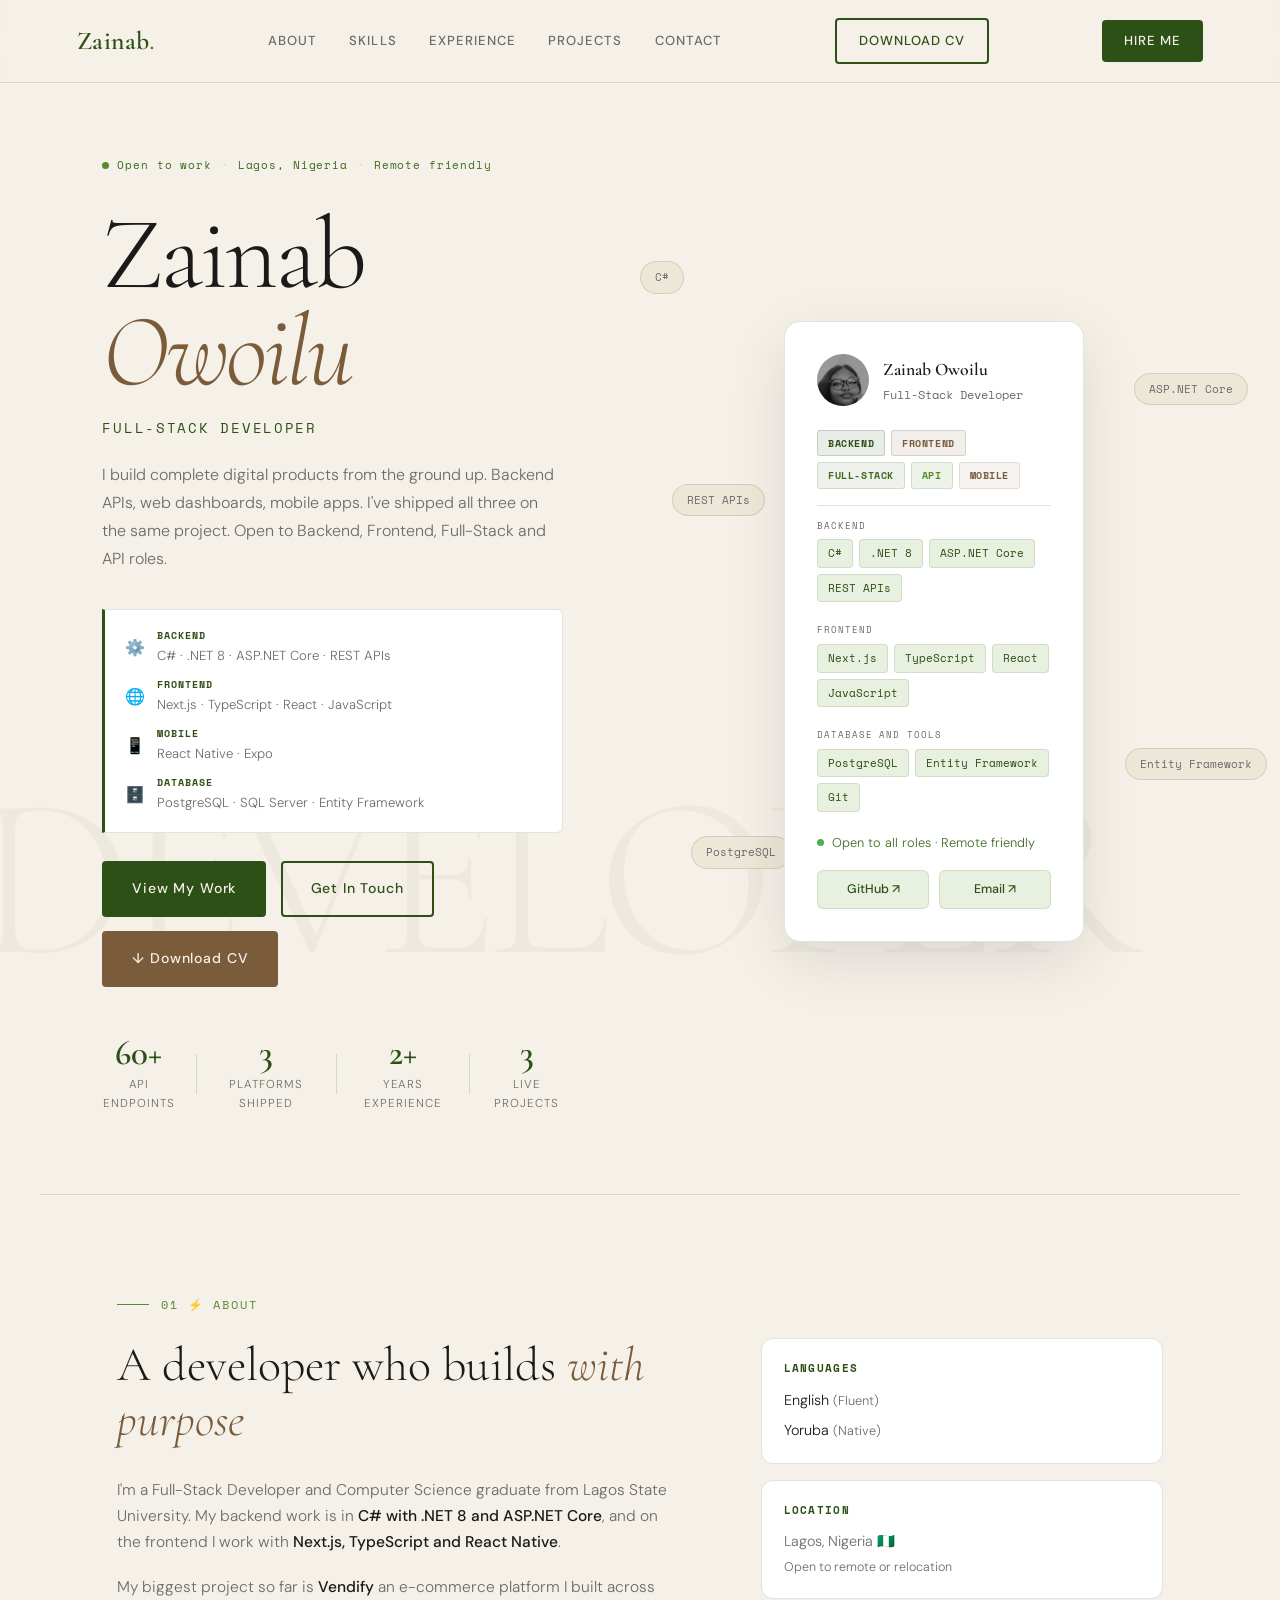
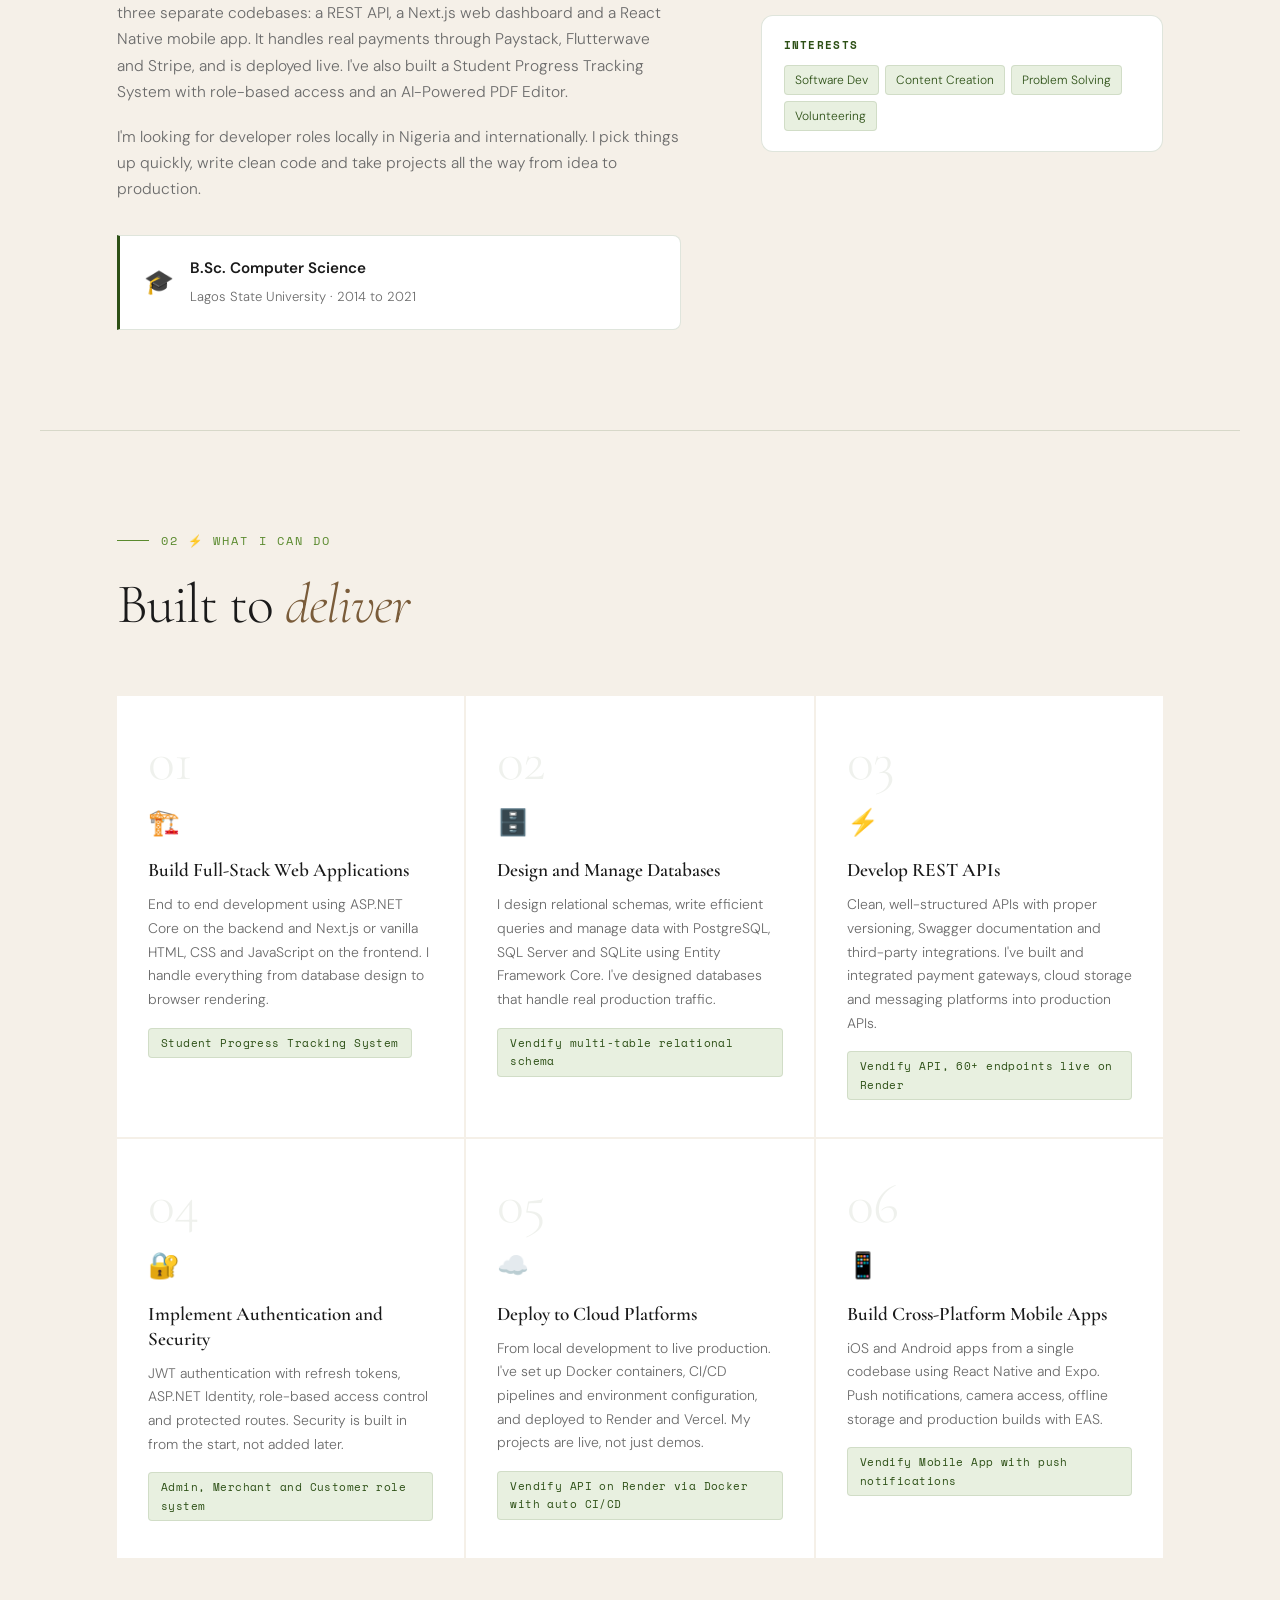
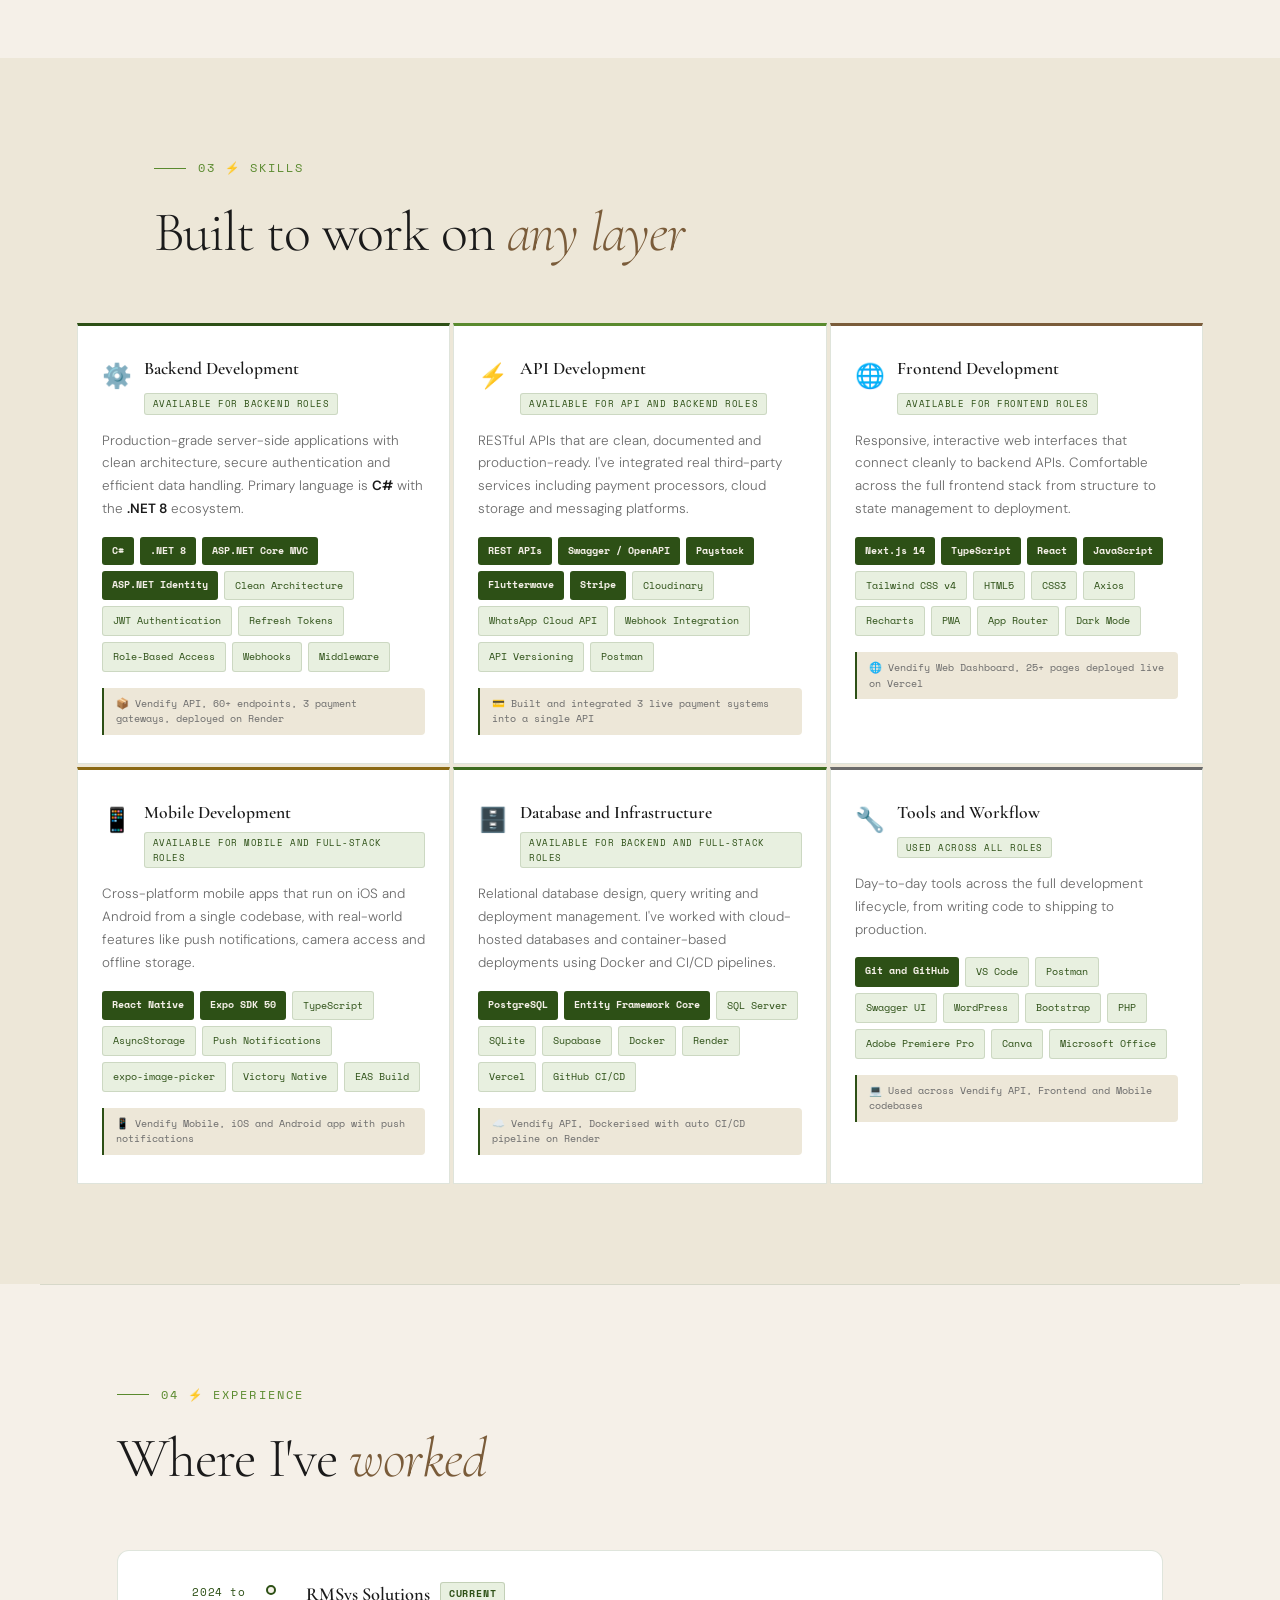
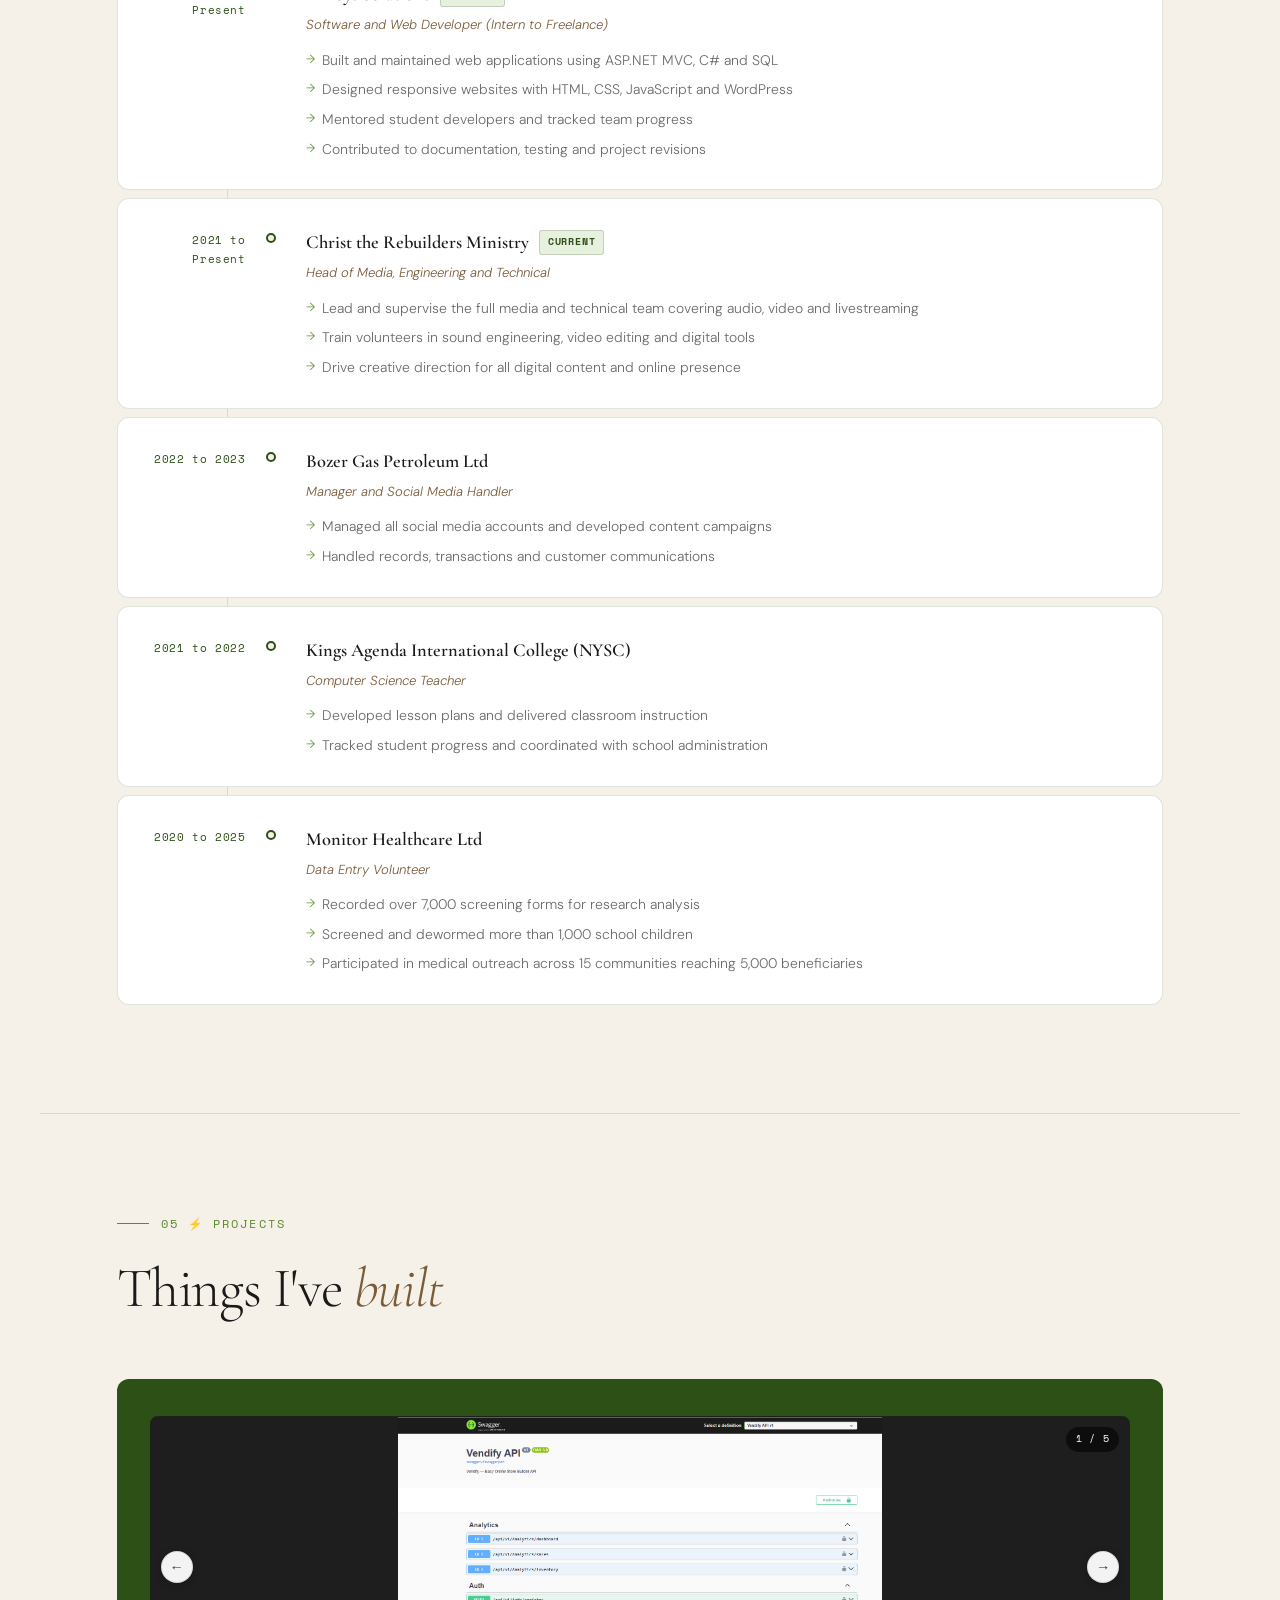
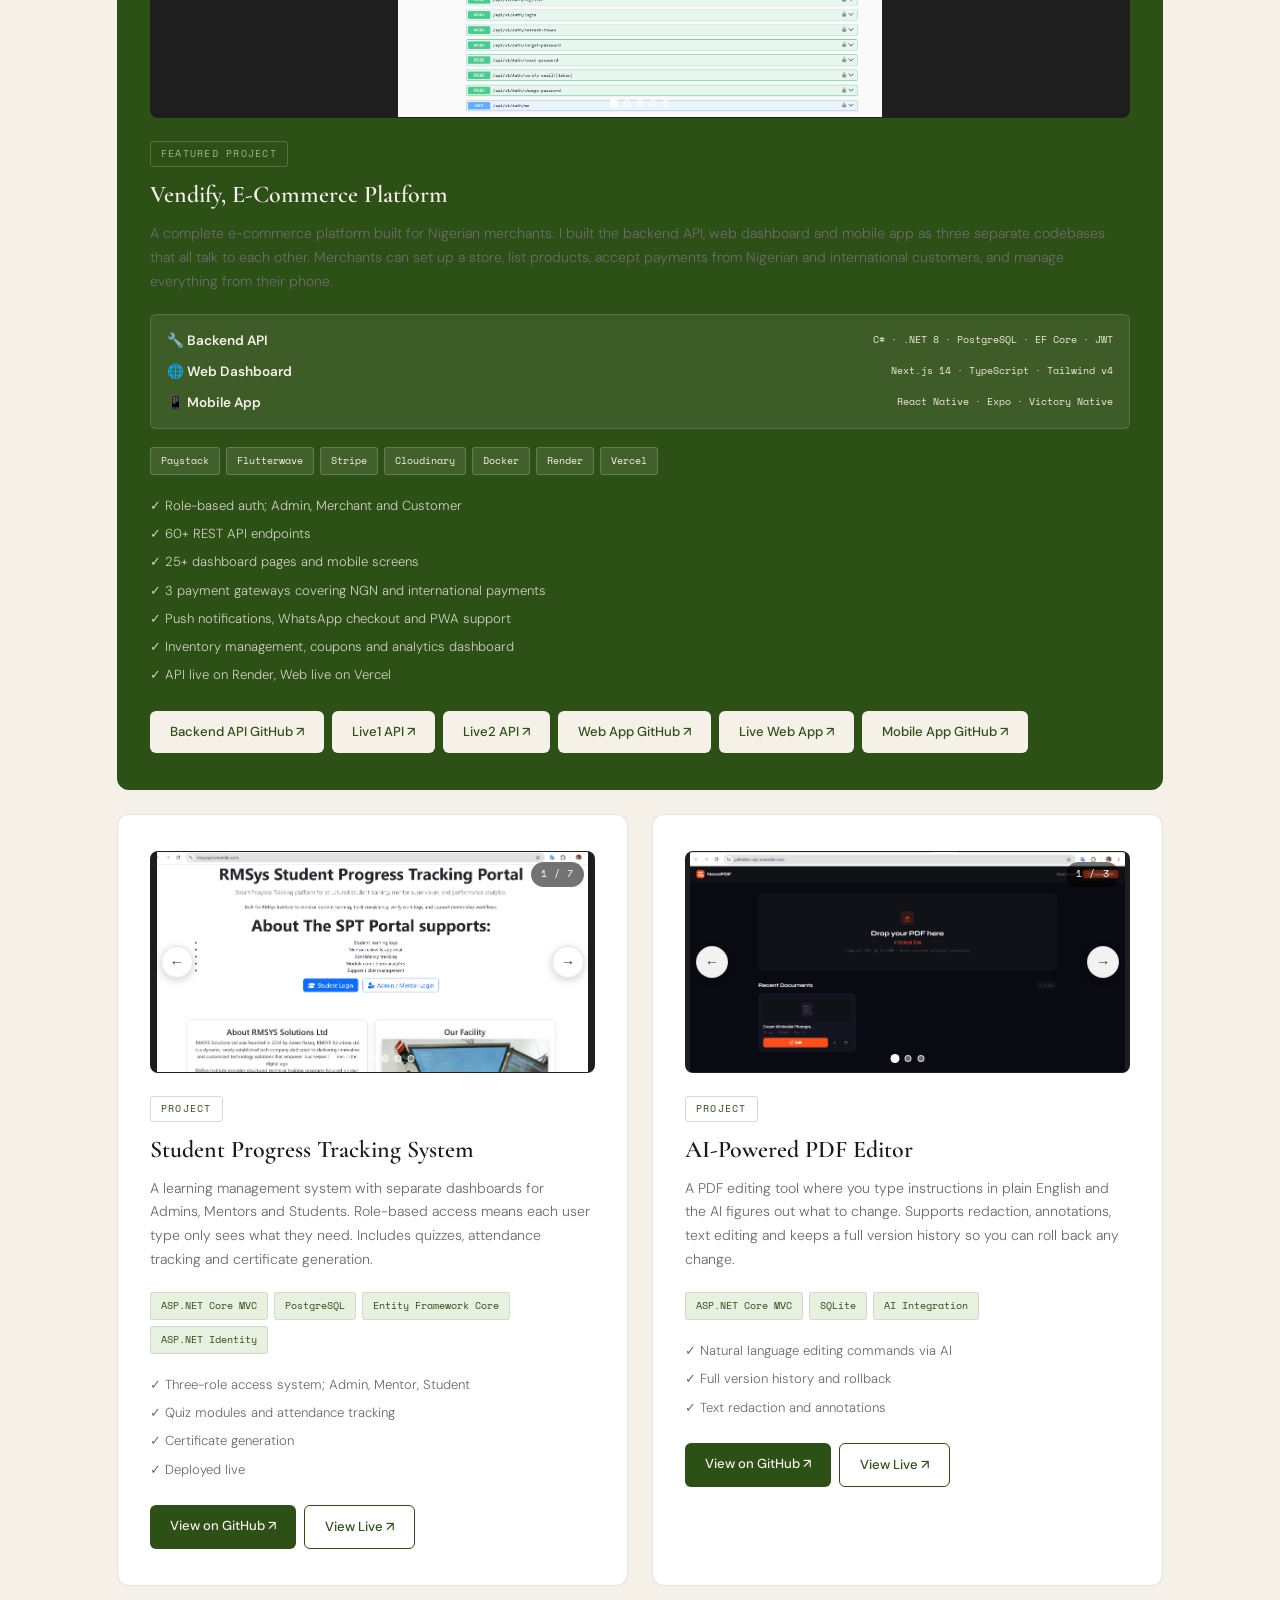
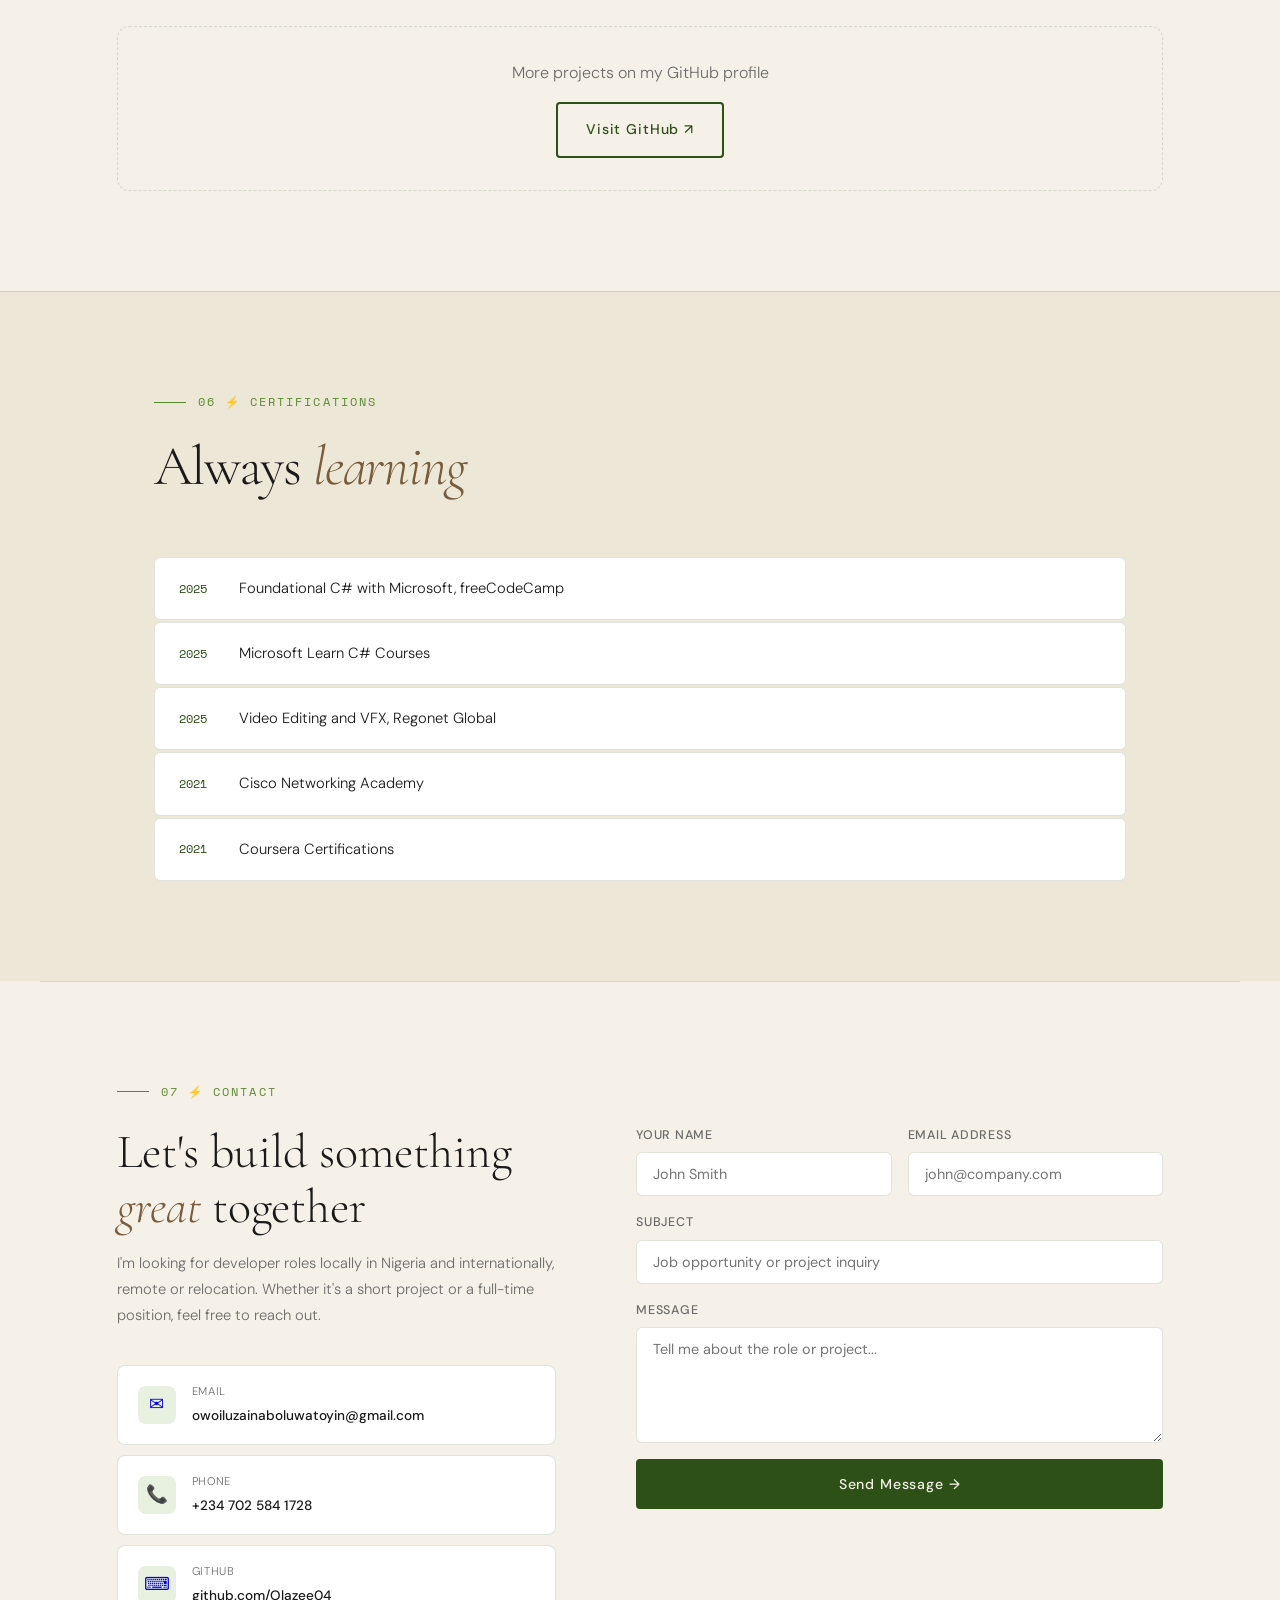
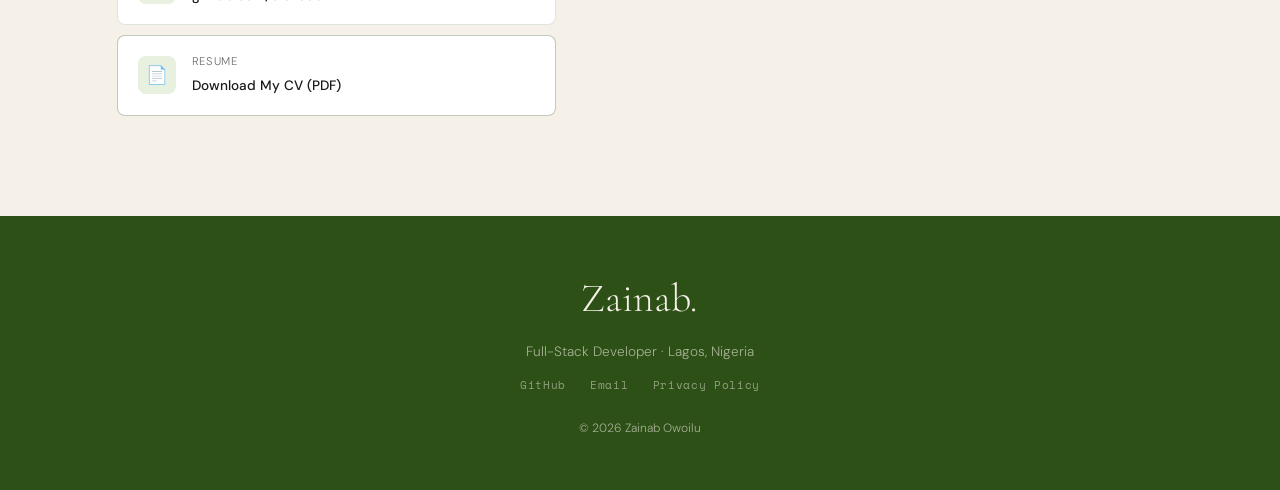
<file: index.html>
<!DOCTYPE html>
<html lang="en">
<head>
  <meta charset="UTF-8" />
  <meta name="viewport" content="width=device-width, initial-scale=1.0"/>
  <title>Zainab Owoilu | Full-Stack Developer</title>
  <meta name="description" content="Full-Stack Developer based in Lagos, Nigeria. Backend APIs with C# and .NET 8, web apps with Next.js and TypeScript, mobile apps with React Native." />
  <link rel="preconnect" href="https://fonts.googleapis.com">
  <link href="https://fonts.googleapis.com/css2?family=Cormorant+Garamond:ital,wght@0,300;0,400;0,600;1,300;1,400&family=DM+Sans:wght@300;400;500&family=Space+Mono:wght@400;700&display=swap" rel="stylesheet">
  <link rel="stylesheet" href="style.css" />
</head>
<body>

  <div id="loader">
    <div class="loader-inner">
      <span class="loader-name">Z.O</span>
      <div class="loader-bar"><div class="loader-fill"></div></div>
    </div>
  </div>

  <nav id="nav">
    <a href="#hero" class="nav-logo">Zainab<em>.</em></a>
    <div class="nav-links">
      <a href="#about">About</a>
      <a href="#skills">Skills</a>
      <a href="#experience">Experience</a>
      <a href="#projects">Projects</a>
      <a href="#contact">Contact</a>
    </div>
    <a href="Zainab-Owoilu-CV.pdf" download class="nav-cv">Download CV</a>
    <a href="mailto:owoiluzainaboluwatoyin@gmail.com" class="nav-cta">Hire Me</a>
    <button class="nav-toggle" id="navToggle">&#9776;</button>
  </nav>

  <div class="mobile-menu" id="mobileMenu">
    <a href="#about" onclick="closeMobile()">About</a>
    <a href="#skills" onclick="closeMobile()">Skills</a>
    <a href="#experience" onclick="closeMobile()">Experience</a>
    <a href="#projects" onclick="closeMobile()">Projects</a>
    <a href="#contact" onclick="closeMobile()">Contact</a>
    <a href="Zainab-Owoilu-CV.pdf" download onclick="closeMobile()">Download CV</a>
  </div>

  <section id="hero">
    <div class="hero-bg-text">DEVELOPER</div>
    <div class="hero-content">

      <div class="hero-status-bar">
        <span class="status-indicator"></span>
        <span>Open to work</span>
        <span class="status-sep">·</span>
        <span>Lagos, Nigeria</span>
        <span class="status-sep">·</span>
        <span>Remote friendly</span>
      </div>

      <h1 class="hero-name">
        <span class="line-reveal">Zainab</span>
        <span class="line-reveal delay-1"><em>Owoilu</em></span>
      </h1>

      <p class="hero-role line-reveal delay-2">Full-Stack Developer</p>

      <p class="hero-desc line-reveal delay-3">
        I build complete digital products from the ground up. Backend APIs, web dashboards, mobile apps. I've shipped all three on the same project. Open to Backend, Frontend, Full-Stack and API roles.
      </p>

      <div class="hero-layers line-reveal delay-4">
        <div class="hl-item">
          <span class="hl-icon">⚙️</span>
          <div>
            <span class="hl-label">Backend</span>
            <span class="hl-tech">C# · .NET 8 · ASP.NET Core · REST APIs</span>
          </div>
        </div>
        <div class="hl-item">
          <span class="hl-icon">🌐</span>
          <div>
            <span class="hl-label">Frontend</span>
            <span class="hl-tech">Next.js · TypeScript · React · JavaScript</span>
          </div>
        </div>
        <div class="hl-item">
          <span class="hl-icon">📱</span>
          <div>
            <span class="hl-label">Mobile</span>
            <span class="hl-tech">React Native · Expo</span>
          </div>
        </div>
        <div class="hl-item">
          <span class="hl-icon">🗄️</span>
          <div>
            <span class="hl-label">Database</span>
            <span class="hl-tech">PostgreSQL · SQL Server · Entity Framework</span>
          </div>
        </div>
      </div>

      <div class="hero-actions line-reveal delay-4">
        <a href="#projects" class="btn-primary">View My Work</a>
        <a href="#contact" class="btn-outline">Get In Touch</a>
        <a href="Zainab-Owoilu-CV.pdf" download class="btn-download">↓ Download CV</a>
      </div>

      <div class="hero-stats line-reveal delay-5">
        <div class="stat"><span class="stat-num">60+</span><span class="stat-label">API Endpoints</span></div>
        <div class="stat-divider"></div>
        <div class="stat"><span class="stat-num">3</span><span class="stat-label">Platforms Shipped</span></div>
        <div class="stat-divider"></div>
        <div class="stat"><span class="stat-num">2+</span><span class="stat-label">Years Experience</span></div>
        <div class="stat-divider"></div>
        <div class="stat"><span class="stat-num">3</span><span class="stat-label">Live Projects</span></div>
      </div>

    </div>

    <div class="hero-visual">
      <div class="hero-card">
        <div class="hc-top">
          <img src="Zee.jpeg" alt="Zainab Owoilu" style="width:52px;height:52px;border-radius:50%;object-fit:cover;object-position:center top;flex-shrink:0;" onerror="this.outerHTML='<div class=hc-avatar>ZO</div>'" />
          <div>
            <div class="hc-name">Zainab Owoilu</div>
            <div class="hc-title">Full-Stack Developer</div>
          </div>
        </div>
        <div class="hc-roles">
          <div class="hc-role-tag backend">Backend</div>
          <div class="hc-role-tag frontend">Frontend</div>
          <div class="hc-role-tag fullstack">Full-Stack</div>
          <div class="hc-role-tag api">API</div>
          <div class="hc-role-tag mobile">Mobile</div>
        </div>
        <div class="hc-divider"></div>
        <div class="hc-stack-group">
          <div class="hc-stack-label">Backend</div>
          <div class="hc-stack">
            <span>C#</span><span>.NET 8</span><span>ASP.NET Core</span><span>REST APIs</span>
          </div>
        </div>
        <div class="hc-stack-group">
          <div class="hc-stack-label">Frontend</div>
          <div class="hc-stack">
            <span>Next.js</span><span>TypeScript</span><span>React</span><span>JavaScript</span>
          </div>
        </div>
        <div class="hc-stack-group">
          <div class="hc-stack-label">Database and Tools</div>
          <div class="hc-stack">
            <span>PostgreSQL</span><span>Entity Framework</span><span>Git</span>
          </div>
        </div>
        <div class="hc-status">
          <span class="live-dot"></span> Open to all roles · Remote friendly
        </div>
        <div class="hc-links">
          <a href="https://github.com/Olazee04" target="_blank">GitHub ↗</a>
          <a href="mailto:owoiluzainaboluwatoyin@gmail.com">Email ↗</a>
        </div>
      </div>
      <div class="hero-floats">
        <div class="float-pill f1">ASP.NET Core</div>
        <div class="float-pill f2">REST APIs</div>
        <div class="float-pill f3">Entity Framework</div>
        <div class="float-pill f4">PostgreSQL</div>
        <div class="float-pill f5">C#</div>
      </div>
    </div>
  </section>

  <section id="about">
    <div class="section-label">01 ⚡ About</div>
    <div class="about-grid">
      <div class="about-text reveal">
        <h2>A developer who builds <em>with purpose</em></h2>
        <p>I'm a Full-Stack Developer and Computer Science graduate from Lagos State University. My backend work is in <strong>C# with .NET 8 and ASP.NET Core</strong>, and on the frontend I work with <strong>Next.js, TypeScript and React Native</strong>.</p>
        <p>My biggest project so far is <strong>Vendify</strong>  an e-commerce platform I built across three separate codebases: a REST API, a Next.js web dashboard and a React Native mobile app. It handles real payments through Paystack, Flutterwave and Stripe, and is deployed live. I've also built a Student Progress Tracking System with role-based access and an AI-Powered PDF Editor.</p>
        <p>I'm looking for developer roles locally in Nigeria and internationally. I pick things up quickly, write clean code and take projects all the way from idea to production.</p>
        <div class="about-edu">
          <div class="edu-icon">🎓</div>
          <div>
            <strong>B.Sc. Computer Science</strong>
            <span>Lagos State University · 2014 to 2021</span>
          </div>
        </div>
      </div>
      <div class="about-aside reveal delay-1">
        <div class="aside-card">
          <h4>Languages</h4>
          <div class="lang-list">
            <span>English <em>(Fluent)</em></span>
            <span>Yoruba <em>(Native)</em></span>
          </div>
        </div>
        <div class="aside-card">
          <h4>Location</h4>
          <p>Lagos, Nigeria 🇳🇬<br><small>Open to remote or relocation</small></p>
        </div>
        <div class="aside-card">
          <h4>Interests</h4>
          <div class="interests">
            <span>Software Dev</span>
            <span>Content Creation</span>
            <span>Problem Solving</span>
            <span>Volunteering</span>
          </div>
        </div>
      </div>
    </div>
  </section>

  <section id="what-i-do">
    <div class="section-label">02 ⚡ What I Can Do</div>
    <h2 class="section-title reveal">Built to <em>deliver</em></h2>
    <div class="wid-grid reveal">
      <div class="wid-card">
        <div class="wid-number">01</div>
        <div class="wid-icon">🏗️</div>
        <h3>Build Full-Stack Web Applications</h3>
        <p>End to end development using ASP.NET Core on the backend and Next.js or vanilla HTML, CSS and JavaScript on the frontend. I handle everything from database design to browser rendering.</p>
        <div class="wid-example">Student Progress Tracking System</div>
      </div>
      <div class="wid-card">
        <div class="wid-number">02</div>
        <div class="wid-icon">🗄️</div>
        <h3>Design and Manage Databases</h3>
        <p>I design relational schemas, write efficient queries and manage data with PostgreSQL, SQL Server and SQLite using Entity Framework Core. I've designed databases that handle real production traffic.</p>
        <div class="wid-example">Vendify multi-table relational schema</div>
      </div>
      <div class="wid-card">
        <div class="wid-number">03</div>
        <div class="wid-icon">⚡</div>
        <h3>Develop REST APIs</h3>
        <p>Clean, well-structured APIs with proper versioning, Swagger documentation and third-party integrations. I've built and integrated payment gateways, cloud storage and messaging platforms into production APIs.</p>
        <div class="wid-example">Vendify API, 60+ endpoints live on Render</div>
      </div>
      <div class="wid-card">
        <div class="wid-number">04</div>
        <div class="wid-icon">🔐</div>
        <h3>Implement Authentication and Security</h3>
        <p>JWT authentication with refresh tokens, ASP.NET Identity, role-based access control and protected routes. Security is built in from the start, not added later.</p>
        <div class="wid-example">Admin, Merchant and Customer role system</div>
      </div>
      <div class="wid-card">
        <div class="wid-number">05</div>
        <div class="wid-icon">☁️</div>
        <h3>Deploy to Cloud Platforms</h3>
        <p>From local development to live production. I've set up Docker containers, CI/CD pipelines and environment configuration, and deployed to Render and Vercel. My projects are live, not just demos.</p>
        <div class="wid-example">Vendify API on Render via Docker with auto CI/CD</div>
      </div>
      <div class="wid-card">
        <div class="wid-number">06</div>
        <div class="wid-icon">📱</div>
        <h3>Build Cross-Platform Mobile Apps</h3>
        <p>iOS and Android apps from a single codebase using React Native and Expo. Push notifications, camera access, offline storage and production builds with EAS.</p>
        <div class="wid-example">Vendify Mobile App with push notifications</div>
      </div>
    </div>
  </section>

  <section id="skills">
    <div class="section-label">03 ⚡ Skills</div>
    <h2 class="section-title reveal">Built to work on <em>any layer</em></h2>
    <div class="skills-by-role reveal">
      <div class="sbr-card backend-card">
        <div class="sbr-header">
          <span class="sbr-icon">⚙️</span>
          <div>
            <h3>Backend Development</h3>
            <span class="sbr-badge">Available for Backend roles</span>
          </div>
        </div>
        <p>Production-grade server-side applications with clean architecture, secure authentication and efficient data handling. Primary language is <strong>C#</strong> with the <strong>.NET 8</strong> ecosystem.</p>
        <div class="sbr-tags">
          <span class="tag-primary">C#</span><span class="tag-primary">.NET 8</span>
          <span class="tag-primary">ASP.NET Core MVC</span><span class="tag-primary">ASP.NET Identity</span>
          <span class="tag-secondary">Clean Architecture</span><span class="tag-secondary">JWT Authentication</span>
          <span class="tag-secondary">Refresh Tokens</span><span class="tag-secondary">Role-Based Access</span>
          <span class="tag-secondary">Webhooks</span><span class="tag-secondary">Middleware</span>
        </div>
        <div class="sbr-proof">📦 Vendify API, 60+ endpoints, 3 payment gateways, deployed on Render</div>
      </div>
      <div class="sbr-card api-card">
        <div class="sbr-header">
          <span class="sbr-icon">⚡</span>
          <div>
            <h3>API Development</h3>
            <span class="sbr-badge">Available for API and Backend roles</span>
          </div>
        </div>
        <p>RESTful APIs that are clean, documented and production-ready. I've integrated real third-party services including payment processors, cloud storage and messaging platforms.</p>
        <div class="sbr-tags">
          <span class="tag-primary">REST APIs</span><span class="tag-primary">Swagger / OpenAPI</span>
          <span class="tag-primary">Paystack</span><span class="tag-primary">Flutterwave</span>
          <span class="tag-primary">Stripe</span><span class="tag-secondary">Cloudinary</span>
          <span class="tag-secondary">WhatsApp Cloud API</span><span class="tag-secondary">Webhook Integration</span>
          <span class="tag-secondary">API Versioning</span><span class="tag-secondary">Postman</span>
        </div>
        <div class="sbr-proof">💳 Built and integrated 3 live payment systems into a single API</div>
      </div>
      <div class="sbr-card frontend-card">
        <div class="sbr-header">
          <span class="sbr-icon">🌐</span>
          <div>
            <h3>Frontend Development</h3>
            <span class="sbr-badge">Available for Frontend roles</span>
          </div>
        </div>
        <p>Responsive, interactive web interfaces that connect cleanly to backend APIs. Comfortable across the full frontend stack from structure to state management to deployment.</p>
        <div class="sbr-tags">
          <span class="tag-primary">Next.js 14</span><span class="tag-primary">TypeScript</span>
          <span class="tag-primary">React</span><span class="tag-primary">JavaScript</span>
          <span class="tag-secondary">Tailwind CSS v4</span><span class="tag-secondary">HTML5</span>
          <span class="tag-secondary">CSS3</span><span class="tag-secondary">Axios</span>
          <span class="tag-secondary">Recharts</span><span class="tag-secondary">PWA</span>
          <span class="tag-secondary">App Router</span><span class="tag-secondary">Dark Mode</span>
        </div>
        <div class="sbr-proof">🌐 Vendify Web Dashboard, 25+ pages deployed live on Vercel</div>
      </div>
      <div class="sbr-card mobile-card">
        <div class="sbr-header">
          <span class="sbr-icon">📱</span>
          <div>
            <h3>Mobile Development</h3>
            <span class="sbr-badge">Available for Mobile and Full-Stack roles</span>
          </div>
        </div>
        <p>Cross-platform mobile apps that run on iOS and Android from a single codebase, with real-world features like push notifications, camera access and offline storage.</p>
        <div class="sbr-tags">
          <span class="tag-primary">React Native</span><span class="tag-primary">Expo SDK 50</span>
          <span class="tag-secondary">TypeScript</span><span class="tag-secondary">AsyncStorage</span>
          <span class="tag-secondary">Push Notifications</span><span class="tag-secondary">expo-image-picker</span>
          <span class="tag-secondary">Victory Native</span><span class="tag-secondary">EAS Build</span>
        </div>
        <div class="sbr-proof">📱 Vendify Mobile, iOS and Android app with push notifications</div>
      </div>
      <div class="sbr-card database-card">
        <div class="sbr-header">
          <span class="sbr-icon">🗄️</span>
          <div>
            <h3>Database and Infrastructure</h3>
            <span class="sbr-badge">Available for Backend and Full-Stack roles</span>
          </div>
        </div>
        <p>Relational database design, query writing and deployment management. I've worked with cloud-hosted databases and container-based deployments using Docker and CI/CD pipelines.</p>
        <div class="sbr-tags">
          <span class="tag-primary">PostgreSQL</span><span class="tag-primary">Entity Framework Core</span>
          <span class="tag-secondary">SQL Server</span><span class="tag-secondary">SQLite</span>
          <span class="tag-secondary">Supabase</span><span class="tag-secondary">Docker</span>
          <span class="tag-secondary">Render</span><span class="tag-secondary">Vercel</span>
          <span class="tag-secondary">GitHub CI/CD</span>
        </div>
        <div class="sbr-proof">☁️ Vendify API, Dockerised with auto CI/CD pipeline on Render</div>
      </div>
      <div class="sbr-card tools-card">
        <div class="sbr-header">
          <span class="sbr-icon">🔧</span>
          <div>
            <h3>Tools and Workflow</h3>
            <span class="sbr-badge">Used across all roles</span>
          </div>
        </div>
        <p>Day-to-day tools across the full development lifecycle, from writing code to shipping to production.</p>
        <div class="sbr-tags">
          <span class="tag-primary">Git and GitHub</span>
          <span class="tag-secondary">VS Code</span><span class="tag-secondary">Postman</span>
          <span class="tag-secondary">Swagger UI</span><span class="tag-secondary">WordPress</span>
          <span class="tag-secondary">Bootstrap</span><span class="tag-secondary">PHP</span>
          <span class="tag-secondary">Adobe Premiere Pro</span><span class="tag-secondary">Canva</span>
          <span class="tag-secondary">Microsoft Office</span>
        </div>
        <div class="sbr-proof">💻 Used across Vendify API, Frontend and Mobile codebases</div>
      </div>
    </div>
  </section>

  <section id="experience">
    <div class="section-label">04 ⚡ Experience</div>
    <h2 class="section-title reveal">Where I've <em>worked</em></h2>
    <div class="timeline reveal">
      <div class="tl-item">
        <div class="tl-date">2024 to Present</div>
        <div class="tl-dot"></div>
        <div class="tl-content">
          <div class="tl-company">RMSys Solutions <span class="tl-badge current">Current</span></div>
          <div class="tl-role">Software and Web Developer (Intern to Freelance)</div>
          <ul class="tl-list">
            <li>Built and maintained web applications using ASP.NET MVC, C# and SQL</li>
            <li>Designed responsive websites with HTML, CSS, JavaScript and WordPress</li>
            <li>Mentored student developers and tracked team progress</li>
            <li>Contributed to documentation, testing and project revisions</li>
          </ul>
        </div>
      </div>
      <div class="tl-item">
        <div class="tl-date">2021 to Present</div>
        <div class="tl-dot"></div>
        <div class="tl-content">
          <div class="tl-company">Christ the Rebuilders Ministry <span class="tl-badge current">Current</span></div>
          <div class="tl-role">Head of Media, Engineering and Technical</div>
          <ul class="tl-list">
            <li>Lead and supervise the full media and technical team covering audio, video and livestreaming</li>
            <li>Train volunteers in sound engineering, video editing and digital tools</li>
            <li>Drive creative direction for all digital content and online presence</li>
          </ul>
        </div>
      </div>
      <div class="tl-item">
        <div class="tl-date">2022 to 2023</div>
        <div class="tl-dot"></div>
        <div class="tl-content">
          <div class="tl-company">Bozer Gas Petroleum Ltd</div>
          <div class="tl-role">Manager and Social Media Handler</div>
          <ul class="tl-list">
            <li>Managed all social media accounts and developed content campaigns</li>
            <li>Handled records, transactions and customer communications</li>
          </ul>
        </div>
      </div>
      <div class="tl-item">
        <div class="tl-date">2021 to 2022</div>
        <div class="tl-dot"></div>
        <div class="tl-content">
          <div class="tl-company">Kings Agenda International College (NYSC)</div>
          <div class="tl-role">Computer Science Teacher</div>
          <ul class="tl-list">
            <li>Developed lesson plans and delivered classroom instruction</li>
            <li>Tracked student progress and coordinated with school administration</li>
          </ul>
        </div>
      </div>
      <div class="tl-item">
        <div class="tl-date">2020 to 2025</div>
        <div class="tl-dot"></div>
        <div class="tl-content">
          <div class="tl-company">Monitor Healthcare Ltd</div>
          <div class="tl-role">Data Entry Volunteer</div>
          <ul class="tl-list">
            <li>Recorded over 7,000 screening forms for research analysis</li>
            <li>Screened and dewormed more than 1,000 school children</li>
            <li>Participated in medical outreach across 15 communities reaching 5,000 beneficiaries</li>
          </ul>
        </div>
      </div>
    </div>
  </section>

  <section id="projects">
    <div class="section-label">05 ⚡ Projects</div>
    <h2 class="section-title reveal">Things I've <em>built</em></h2>
    <div class="projects-grid reveal">

      <div class="project-card featured">
        <div class="pc-images">
          <div class="pc-carousel" id="carousel-vendify">
            <div class="pc-slide"><img src="images/vendify-1.png" alt="Vendify API Swagger UI" /></div>
            <div class="pc-slide"><img src="images/vendify-2.png" alt="Vendify Store Management" /></div>
            <div class="pc-slide"><img src="images/vendify-3.png" alt="Vendify Payment Integration" /></div>
            <div class="pc-slide"><img src="images/vendify-4.png" alt="Vendify Orders Dashboard" /></div>
            <div class="pc-slide"><img src="images/vendify-5.png" alt="Vendify Analytics" /></div>
          </div>
          <button class="pc-arrow left" onclick="slideCarousel('vendify', -1)">&#8592;</button>
          <button class="pc-arrow right" onclick="slideCarousel('vendify', 1)">&#8594;</button>
          <div class="pc-dots" id="dots-vendify"></div>
          <div class="pc-count" id="count-vendify">1 / 5</div>
        </div>
        <div class="pc-label">Featured Project</div>
        <h3>Vendify, E-Commerce Platform</h3>
        <p>A complete e-commerce platform built for Nigerian merchants. I built the backend API, web dashboard and mobile app as three separate codebases that all talk to each other. Merchants can set up a store, list products, accept payments from Nigerian and international customers, and manage everything from their phone.</p>
        <div class="pc-substack">
          <div class="pc-sub-item">
            <span class="pc-sub-label">🔧 Backend API</span>
            <span class="pc-sub-tech">C# · .NET 8 · PostgreSQL · EF Core · JWT</span>
          </div>
          <div class="pc-sub-item">
            <span class="pc-sub-label">🌐 Web Dashboard</span>
            <span class="pc-sub-tech">Next.js 14 · TypeScript · Tailwind v4</span>
          </div>
          <div class="pc-sub-item">
            <span class="pc-sub-label">📱 Mobile App</span>
            <span class="pc-sub-tech">React Native · Expo · Victory Native</span>
          </div>
        </div>
        <div class="pc-stack">
          <span>Paystack</span><span>Flutterwave</span><span>Stripe</span>
          <span>Cloudinary</span><span>Docker</span><span>Render</span><span>Vercel</span>
        </div>
        <div class="pc-features">
          <div class="pcf">✓ Role-based auth; Admin, Merchant and Customer</div>
          <div class="pcf">✓ 60+ REST API endpoints</div>
          <div class="pcf">✓ 25+ dashboard pages and mobile screens</div>
          <div class="pcf">✓ 3 payment gateways covering NGN and international payments</div>
          <div class="pcf">✓ Push notifications, WhatsApp checkout and PWA support</div>
          <div class="pcf">✓ Inventory management, coupons and analytics dashboard</div>
          <div class="pcf">✓ API live on Render, Web live on Vercel</div>
        </div>
        <div class="pc-links">
          <a href="https://github.com/Olazee04/Vendify.API" target="_blank" class="pc-btn">Backend API GitHub ↗</a>
           <a href="https://vendify-api-p7ka.onrender.com/swagger/index.html" target="_blank" class="pc-btn">Live1 API ↗</a>
           <a href="https://vendifyapi-production.up.railway.app/swagger/index.html" target="_blank" class="pc-btn">Live2 API ↗</a>
          <a href="https://github.com/Olazee04/vendify-frontend" target="_blank" class="pc-btn">Web App GitHub ↗</a>
           <a href="https://vendify-frontend-mocha.vercel.app/" target="_blank" class="pc-btn">Live Web App ↗</a>
          <a href="https://github.com/Olazee04/VendifyMobile" target="_blank" class="pc-btn">Mobile App GitHub ↗</a>
        </div>
      </div>

      <div class="project-card">
        <div class="pc-images">
          <div class="pc-carousel" id="carousel-spt">
            <div class="pc-slide"><img src="images/spt-1.png" alt="SPT Homepage" /></div>
            <div class="pc-slide"><img src="images/spt-2.png" alt="SPT Student Login View" /></div>
            <div class="pc-slide"><img src="images/spt-3.png" alt="SPT Admin Dashboard" /></div>
            <div class="pc-slide"><img src="images/spt-4.png" alt="SPT Student Dashboard" /></div>
            <div class="pc-slide"><img src="images/spt-5.png" alt="SPT Curriculum" /></div>
            <div class="pc-slide"><img src="images/spt-6.png" alt="SPT Leaderboard" /></div>
            <div class="pc-slide"><img src="images/spt-7.png" alt="SPT Admin Login View" /></div>
          </div>
          <button class="pc-arrow left" onclick="slideCarousel('spt', -1)">&#8592;</button>
          <button class="pc-arrow right" onclick="slideCarousel('spt', 1)">&#8594;</button>
          <div class="pc-dots" id="dots-spt"></div>
          <div class="pc-count" id="count-spt">1 / 7</div>
        </div>
        <div class="pc-label">Project</div>
        <h3>Student Progress Tracking System</h3>
        <p>A learning management system with separate dashboards for Admins, Mentors and Students. Role-based access means each user type only sees what they need. Includes quizzes, attendance tracking and certificate generation.</p>
        <div class="pc-stack">
          <span>ASP.NET Core MVC</span><span>PostgreSQL</span>
          <span>Entity Framework Core</span><span>ASP.NET Identity</span>
        </div>
        <div class="pc-features">
          <div class="pcf">✓ Three-role access system; Admin, Mentor, Student</div>
          <div class="pcf">✓ Quiz modules and attendance tracking</div>
          <div class="pcf">✓ Certificate generation</div>
          <div class="pcf">✓ Deployed live</div>
        </div>
        <div class="pc-links">
          <a href="https://github.com/Olazee04/SPT" target="_blank" class="pc-btn">View on GitHub ↗</a>
          <a href="https://rmsysspt.onrender.com" target="_blank" class="pc-btn pc-btn-outline">View Live ↗</a>
        </div>
      </div>

      <div class="project-card">
        <div class="pc-images">
          <div class="pc-carousel" id="carousel-pdf">
            <div class="pc-slide"><img src="images/pdf-1.png" alt="PDF Editor Interface" /></div>
            <div class="pc-slide"><img src="images/pdf-2.png" alt="PDF Annotation Tools" /></div>
            <div class="pc-slide"><img src="images/pdf-3.png" alt="PDF AI Commands" /></div>
          </div>
          <button class="pc-arrow left" onclick="slideCarousel('pdf', -1)">&#8592;</button>
          <button class="pc-arrow right" onclick="slideCarousel('pdf', 1)">&#8594;</button>
          <div class="pc-dots" id="dots-pdf"></div>
          <div class="pc-count" id="count-pdf">1 / 3</div>
        </div>
        <div class="pc-label">Project</div>
        <h3>AI-Powered PDF Editor</h3>
        <p>A PDF editing tool where you type instructions in plain English and the AI figures out what to change. Supports redaction, annotations, text editing and keeps a full version history so you can roll back any change.</p>
        <div class="pc-stack">
          <span>ASP.NET Core MVC</span><span>SQLite</span><span>AI Integration</span>
        </div>
        <div class="pc-features">
          <div class="pcf">✓ Natural language editing commands via AI</div>
          <div class="pcf">✓ Full version history and rollback</div>
          <div class="pcf">✓ Text redaction and annotations</div>
        </div>
        <div class="pc-links">
          <a href="https://github.com/Olazee04/PDFEditor" target="_blank" class="pc-btn">View on GitHub ↗</a>
          <a href="https://pdfeditor-sqir.onrender.com" target="_blank" class="pc-btn pc-btn-outline">View Live ↗</a>
        </div>
      </div>

    </div>

    <div class="github-cta reveal">
      <p>More projects on my GitHub profile</p>
      <a href="https://github.com/Olazee04" target="_blank" class="btn-outline">Visit GitHub ↗</a>
    </div>
  </section>

  <section id="certs">
    <div class="section-label">06 ⚡ Certifications</div>
    <h2 class="section-title reveal">Always <em>learning</em></h2>
    <div class="certs-grid reveal">
      <div class="cert-item"><span class="cert-year">2025</span><span class="cert-name">Foundational C# with Microsoft, freeCodeCamp</span></div>
      <div class="cert-item"><span class="cert-year">2025</span><span class="cert-name">Microsoft Learn C# Courses</span></div>
      <div class="cert-item"><span class="cert-year">2025</span><span class="cert-name">Video Editing and VFX, Regonet Global</span></div>
      <div class="cert-item"><span class="cert-year">2021</span><span class="cert-name">Cisco Networking Academy</span></div>
      <div class="cert-item"><span class="cert-year">2021</span><span class="cert-name">Coursera Certifications</span></div>
    </div>
  </section>

  <section id="contact">
    <div class="section-label">07 ⚡ Contact</div>
    <div class="contact-wrapper reveal">
      <div class="contact-left">
        <h2>Let's build something <em>great</em> together</h2>
        <p>I'm looking for developer roles locally in Nigeria and internationally, remote or relocation. Whether it's a short project or a full-time position, feel free to reach out.</p>
        <div class="contact-links">
          <a href="mailto:owoiluzainaboluwatoyin@gmail.com" class="clink">
            <span class="clink-icon">✉</span>
            <div><small>Email</small><strong>owoiluzainaboluwatoyin@gmail.com</strong></div>
          </a>
          <a href="tel:+2347025841728" class="clink">
            <span class="clink-icon">📞</span>
            <div><small>Phone</small><strong>+234 702 584 1728</strong></div>
          </a>
          <a href="https://github.com/Olazee04" target="_blank" class="clink">
            <span class="clink-icon">⌨</span>
            <div><small>GitHub</small><strong>github.com/Olazee04</strong></div>
          </a>
          <a href="Zainab-Owoilu-CV.pdf" download class="clink cv-download-link">
            <span class="clink-icon">📄</span>
            <div><small>Resume</small><strong>Download My CV (PDF)</strong></div>
          </a>
        </div>
      </div>
      <form class="contact-form" onsubmit="handleForm(event)">
        <div class="form-row">
          <div class="form-group">
            <label>Your Name</label>
            <input type="text" placeholder="John Smith" required />
          </div>
          <div class="form-group">
            <label>Email Address</label>
            <input type="email" placeholder="john@company.com" required />
          </div>
        </div>
        <div class="form-group">
          <label>Subject</label>
          <input type="text" placeholder="Job opportunity or project inquiry" required />
        </div>
        <div class="form-group">
          <label>Message</label>
          <textarea rows="5" placeholder="Tell me about the role or project..." required></textarea>
        </div>
        <button type="submit" class="btn-primary full-width">Send Message →</button>
        <div id="form-success" style="display:none;" class="form-success">Message sent! I'll respond within 24 hours.</div>
      </form>
    </div>
  </section>

  <footer>
    <div class="footer-inner">
      <div class="footer-brand">Zainab<em>.</em></div>
      <p>Full-Stack Developer · Lagos, Nigeria</p>
      <div class="footer-links">
        <a href="https://github.com/Olazee04" target="_blank">GitHub</a>
        <a href="mailto:owoiluzainaboluwatoyin@gmail.com">Email</a>
        <a href="privacy.html">Privacy Policy</a>
      </div>
      <p class="footer-copy">© 2026 Zainab Owoilu</p>
    </div>
  </footer>

  <script src="script.js"></script>
</body>
</html>
</file>
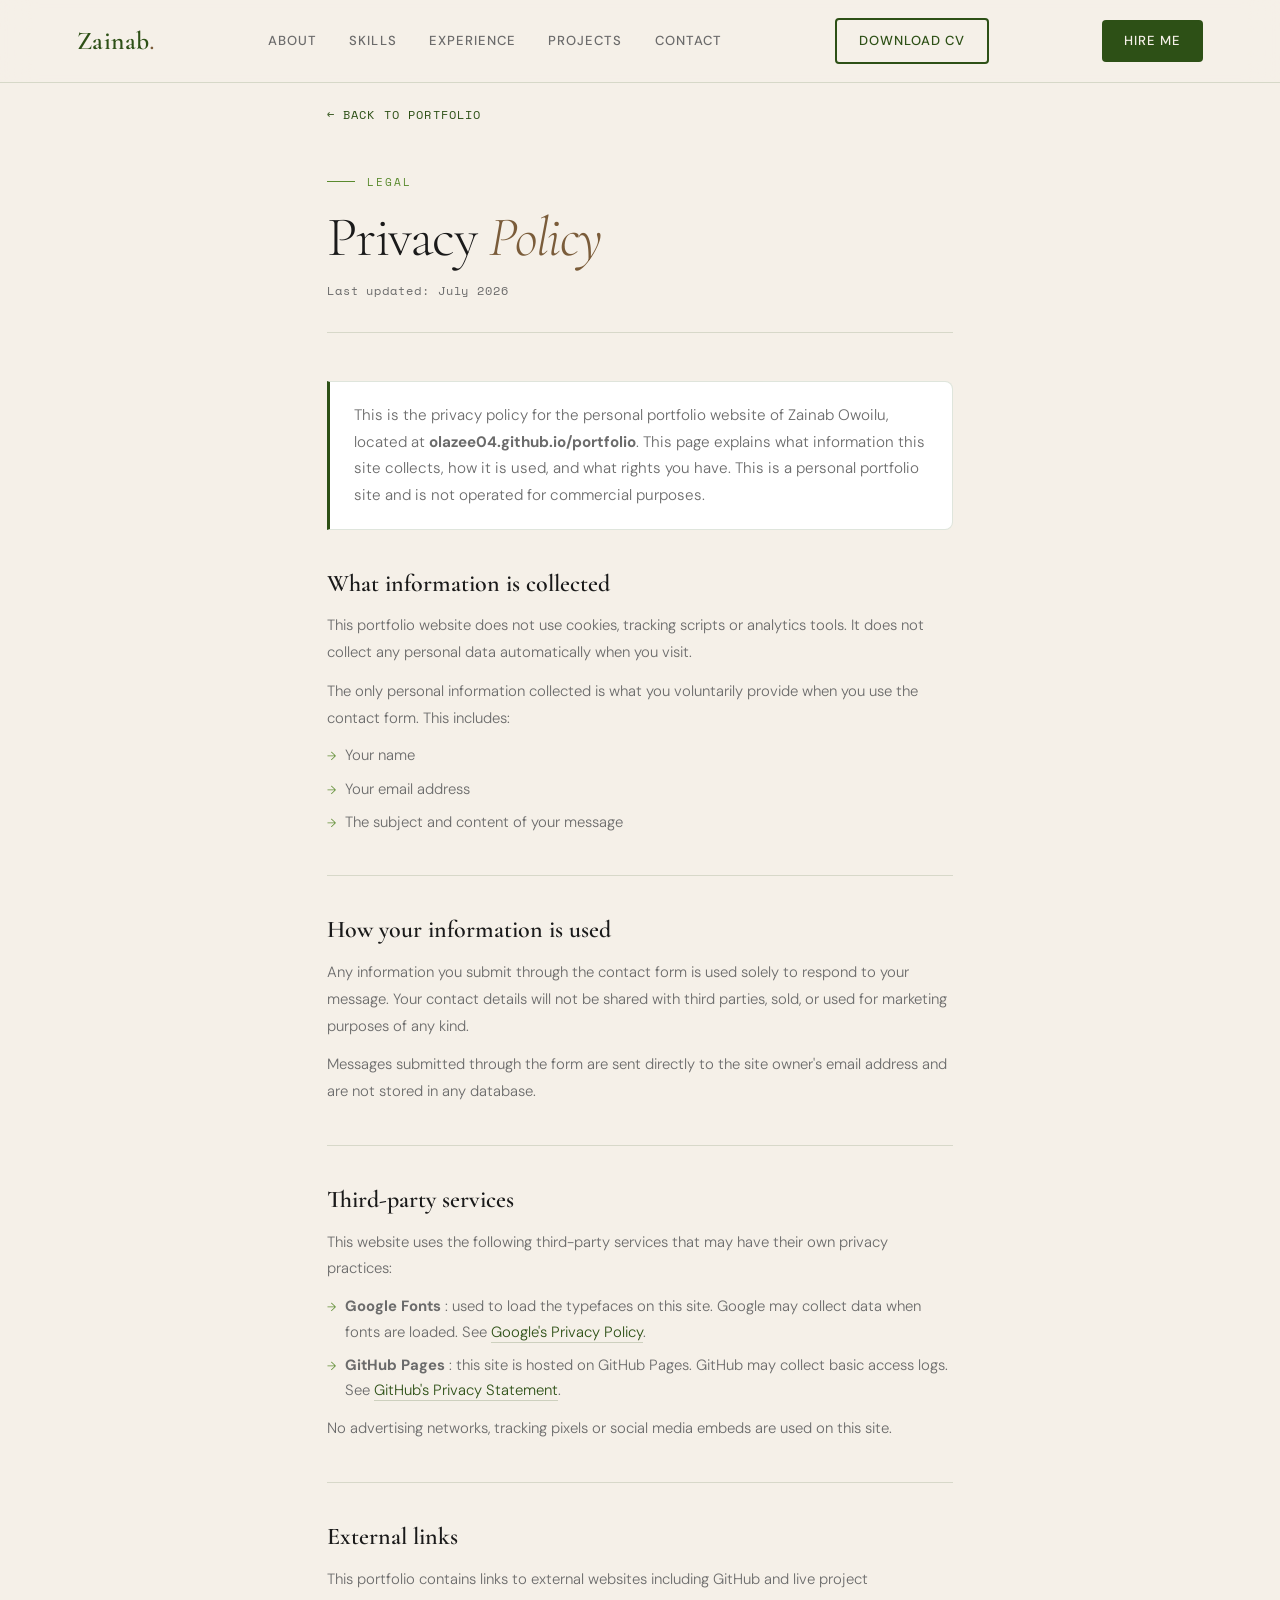
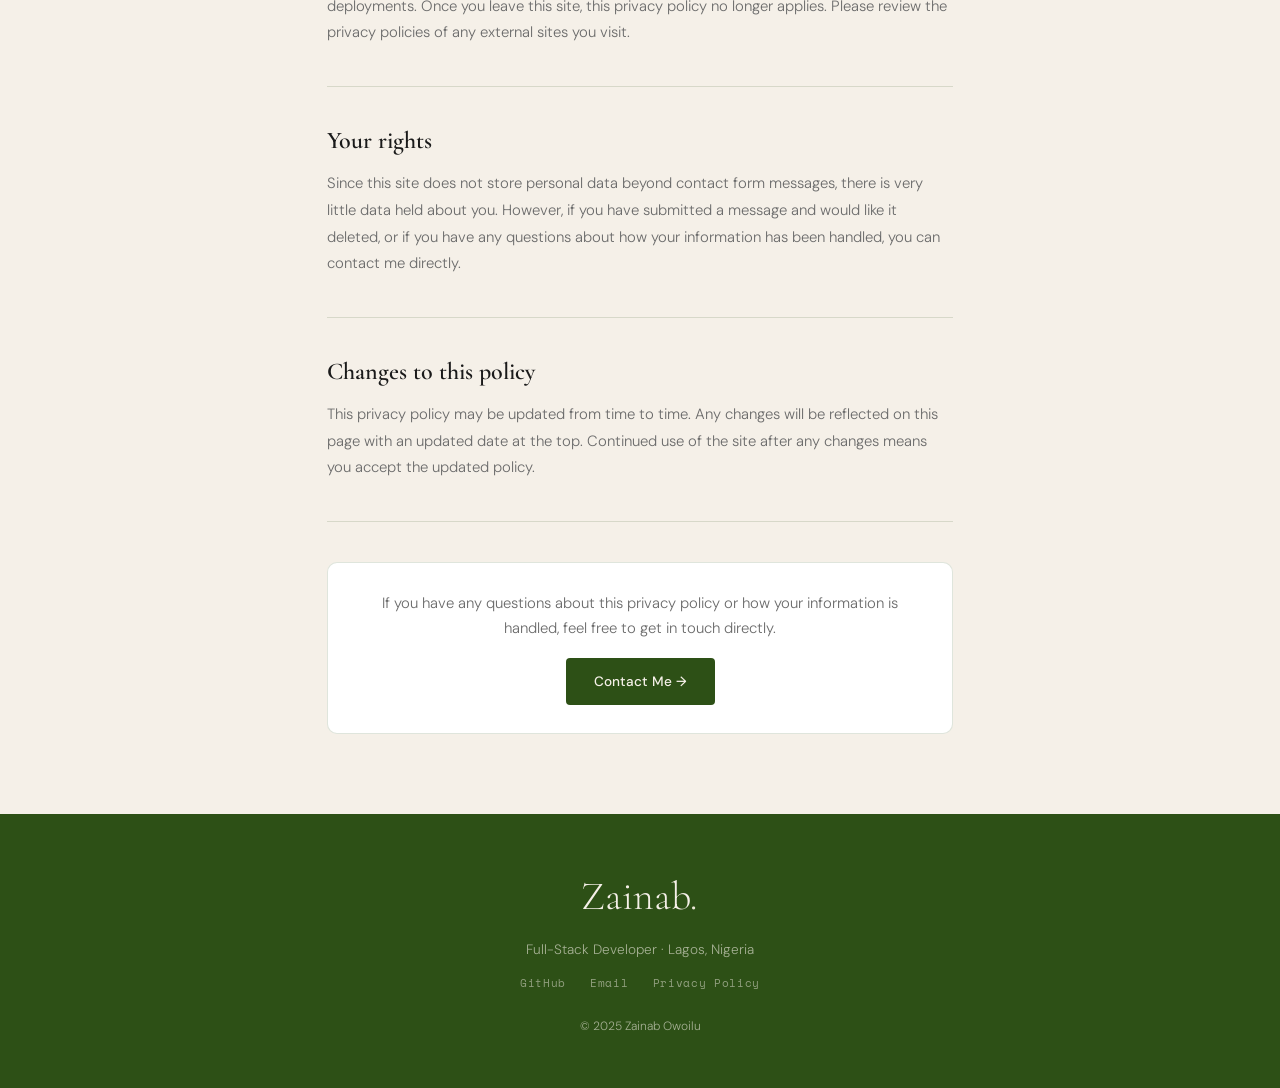
<file: privacy.html>
<!DOCTYPE html>
<html lang="en">
<head>
  <meta charset="UTF-8" />
  <meta name="viewport" content="width=device-width, initial-scale=1.0"/>
  <title>Privacy Policy — Zainab Owoilu</title>
  <meta name="description" content="Privacy Policy for Zainab Owoilu's portfolio website." />
  <link rel="preconnect" href="https://fonts.googleapis.com">
  <link href="https://fonts.googleapis.com/css2?family=Cormorant+Garamond:ital,wght@0,300;0,400;0,600;1,300;1,400&family=DM+Sans:wght@300;400;500&family=Space+Mono:wght@400;700&display=swap" rel="stylesheet">
  <link rel="stylesheet" href="style.css" />
  <style>
    /* Privacy page specific styles */
    .privacy-page {
      min-height: 100vh;
      padding-top: 100px;
      padding-bottom: 80px;
    }

    .privacy-container {
      max-width: 780px;
      margin: 0 auto;
      padding: 0 6vw;
    }

    .privacy-back {
      display: inline-flex;
      align-items: center;
      gap: 8px;
      font-family: 'Space Mono', monospace;
      font-size: 0.72rem;
      letter-spacing: 0.1em;
      text-transform: uppercase;
      color: var(--green);
      text-decoration: none;
      margin-bottom: 48px;
      transition: gap 0.2s;
    }
    .privacy-back:hover { gap: 12px; }
    .privacy-back::before { content: '←'; }

    .privacy-header {
      margin-bottom: 48px;
      padding-bottom: 32px;
      border-bottom: 1px solid var(--border);
    }

    .privacy-label {
      font-family: 'Space Mono', monospace;
      font-size: 0.68rem;
      letter-spacing: 0.18em;
      text-transform: uppercase;
      color: var(--green-light);
      margin-bottom: 16px;
      display: flex;
      align-items: center;
      gap: 12px;
    }
    .privacy-label::before {
      content: '';
      display: block;
      width: 28px;
      height: 1px;
      background: var(--green-light);
    }

    .privacy-header h1 {
      font-family: 'Cormorant Garamond', serif;
      font-size: clamp(2.2rem, 5vw, 3.5rem);
      font-weight: 300;
      line-height: 1.1;
      letter-spacing: -0.02em;
      color: var(--text);
      margin-bottom: 12px;
    }
    .privacy-header h1 em {
      color: var(--brown);
      font-style: italic;
    }

    .privacy-date {
      font-family: 'Space Mono', monospace;
      font-size: 0.72rem;
      color: var(--text-muted);
      letter-spacing: 0.08em;
    }

    .privacy-intro {
      background: var(--white);
      border: 1px solid var(--border);
      border-left: 3px solid var(--green);
      border-radius: 0 8px 8px 0;
      padding: 20px 24px;
      margin-bottom: 40px;
      font-size: 0.95rem;
      color: var(--text-muted);
      line-height: 1.75;
    }

    .privacy-section {
      margin-bottom: 40px;
    }

    .privacy-section h2 {
      font-family: 'Cormorant Garamond', serif;
      font-size: 1.5rem;
      font-weight: 600;
      color: var(--text);
      margin-bottom: 14px;
      line-height: 1.2;
    }

    .privacy-section p {
      font-size: 0.93rem;
      color: var(--text-muted);
      line-height: 1.8;
      margin-bottom: 12px;
    }

    .privacy-section ul {
      list-style: none;
      display: flex;
      flex-direction: column;
      gap: 8px;
      margin-bottom: 12px;
    }

    .privacy-section ul li {
      font-size: 0.93rem;
      color: var(--text-muted);
      padding-left: 18px;
      position: relative;
      line-height: 1.7;
    }

    .privacy-section ul li::before {
      content: '→';
      position: absolute;
      left: 0;
      color: var(--green-light);
      font-size: 0.75rem;
      top: 3px;
    }

    .privacy-section a {
      color: var(--green);
      text-decoration: none;
      border-bottom: 1px solid rgba(45,80,22,0.2);
      transition: border-color 0.2s;
    }
    .privacy-section a:hover {
      border-color: var(--green);
    }

    .privacy-divider {
      height: 1px;
      background: var(--border);
      margin: 40px 0;
    }

    .privacy-contact-box {
      background: var(--white);
      border: 1px solid var(--border);
      border-radius: 10px;
      padding: 28px 32px;
      text-align: center;
    }

    .privacy-contact-box p {
      font-size: 0.93rem;
      color: var(--text-muted);
      margin-bottom: 16px;
      line-height: 1.7;
    }

    .privacy-contact-box a.contact-btn {
      display: inline-block;
      background: var(--green);
      color: var(--cream);
      font-family: 'DM Sans', sans-serif;
      font-size: 0.85rem;
      font-weight: 500;
      padding: 12px 28px;
      border-radius: 4px;
      text-decoration: none;
      border: none;
      transition: background 0.2s, transform 0.2s;
    }
    .privacy-contact-box a.contact-btn:hover {
      background: var(--green2);
      transform: translateY(-2px);
      border-bottom: none;
    }

    /* Footer links for privacy page */
    .footer-links {
      display: flex;
      justify-content: center;
      gap: 24px;
      margin: 12px 0;
    }
    .footer-links a {
      font-family: 'Space Mono', monospace;
      font-size: 0.7rem;
      color: rgba(245,240,232,0.5);
      text-decoration: none;
      letter-spacing: 0.06em;
      transition: color 0.2s;
    }
    .footer-links a:hover { color: var(--cream); }
  </style>
</head>
<body>

  <!-- NAVIGATION -->
  <nav id="nav">
    <a href="index.html" class="nav-logo">Zainab<em>.</em></a>
    <div class="nav-links">
      <a href="index.html#about">About</a>
      <a href="index.html#skills">Skills</a>
      <a href="index.html#experience">Experience</a>
      <a href="index.html#projects">Projects</a>
      <a href="index.html#contact">Contact</a>
    </div>
    <a href="Zainab-Owoilu-CV.pdf" download class="nav-cv">Download CV</a>
    <a href="mailto:owoiluzainaboluwatoyin@gmail.com" class="nav-cta">Hire Me</a>
    <button class="nav-toggle" id="navToggle">&#9776;</button>
  </nav>

  <!-- MOBILE MENU -->
  <div class="mobile-menu" id="mobileMenu">
    <a href="index.html#about" onclick="closeMobile()">About</a>
    <a href="index.html#skills" onclick="closeMobile()">Skills</a>
    <a href="index.html#experience" onclick="closeMobile()">Experience</a>
    <a href="index.html#projects" onclick="closeMobile()">Projects</a>
    <a href="index.html#contact" onclick="closeMobile()">Contact</a>
  </div>

  <div class="privacy-page">
    <div class="privacy-container">

      <a href="index.html" class="privacy-back">Back to Portfolio</a>

      <div class="privacy-header">
        <div class="privacy-label">Legal</div>
        <h1>Privacy <em>Policy</em></h1>
        <div class="privacy-date">Last updated: July 2026</div>
      </div>

      <div class="privacy-intro">
        This is the privacy policy for the personal portfolio website of Zainab Owoilu, located at <strong>olazee04.github.io/portfolio</strong>. This page explains what information this site collects, how it is used, and what rights you have. This is a personal portfolio site and is not operated for commercial purposes.
      </div>

      <div class="privacy-section">
        <h2>What information is collected</h2>
        <p>This portfolio website does not use cookies, tracking scripts or analytics tools. It does not collect any personal data automatically when you visit.</p>
        <p>The only personal information collected is what you voluntarily provide when you use the contact form. This includes:</p>
        <ul>
          <li>Your name</li>
          <li>Your email address</li>
          <li>The subject and content of your message</li>
        </ul>
      </div>

      <div class="privacy-divider"></div>

      <div class="privacy-section">
        <h2>How your information is used</h2>
        <p>Any information you submit through the contact form is used solely to respond to your message. Your contact details will not be shared with third parties, sold, or used for marketing purposes of any kind.</p>
        <p>Messages submitted through the form are sent directly to the site owner's email address and are not stored in any database.</p>
      </div>

      <div class="privacy-divider"></div>

      <div class="privacy-section">
        <h2>Third-party services</h2>
        <p>This website uses the following third-party services that may have their own privacy practices:</p>
        <ul>
          <li><strong>Google Fonts</strong> : used to load the typefaces on this site. Google may collect data when fonts are loaded. See <a href="https://policies.google.com/privacy" target="_blank">Google's Privacy Policy</a>.</li>
          <li><strong>GitHub Pages</strong> : this site is hosted on GitHub Pages. GitHub may collect basic access logs. See <a href="https://docs.github.com/en/site-policy/privacy-policies/github-general-privacy-statement" target="_blank">GitHub's Privacy Statement</a>.</li>
        </ul>
        <p>No advertising networks, tracking pixels or social media embeds are used on this site.</p>
      </div>

      <div class="privacy-divider"></div>

      <div class="privacy-section">
        <h2>External links</h2>
        <p>This portfolio contains links to external websites including GitHub  and live project deployments. Once you leave this site, this privacy policy no longer applies. Please review the privacy policies of any external sites you visit.</p>
      </div>

      <div class="privacy-divider"></div>

      <div class="privacy-section">
        <h2>Your rights</h2>
        <p>Since this site does not store personal data beyond contact form messages, there is very little data held about you. However, if you have submitted a message and would like it deleted, or if you have any questions about how your information has been handled, you can contact me directly.</p>
      </div>

      <div class="privacy-divider"></div>

      <div class="privacy-section">
        <h2>Changes to this policy</h2>
        <p>This privacy policy may be updated from time to time. Any changes will be reflected on this page with an updated date at the top. Continued use of the site after any changes means you accept the updated policy.</p>
      </div>

      <div class="privacy-divider"></div>

      <div class="privacy-contact-box">
        <p>If you have any questions about this privacy policy or how your information is handled, feel free to get in touch directly.</p>
        <a href="mailto:owoiluzainaboluwatoyin@gmail.com" class="contact-btn">Contact Me →</a>
      </div>

    </div>
  </div>

  <!-- FOOTER -->
  <footer>
    <div class="footer-inner">
      <div class="footer-brand">Zainab<em>.</em></div>
      <p>Full-Stack Developer · Lagos, Nigeria</p>
      <div class="footer-links">
        <a href="https://github.com/Olazee04" target="_blank">GitHub</a>
        <a href="mailto:owoiluzainaboluwatoyin@gmail.com">Email</a>
        <a href="privacy.html">Privacy Policy</a>
      </div>
      <p class="footer-copy">© 2025 Zainab Owoilu</p>
    </div>
  </footer>

  <script>
    /* Nav scroll effect */
    const nav = document.getElementById('nav');
    window.addEventListener('scroll', () => {
      nav.classList.toggle('scrolled', window.scrollY > 60);
    });

    /* Mobile menu */
    const navToggle = document.getElementById('navToggle');
    const mobileMenu = document.getElementById('mobileMenu');
    navToggle.addEventListener('click', () => mobileMenu.classList.toggle('open'));
    function closeMobile() { mobileMenu.classList.remove('open'); }
    document.addEventListener('click', (e) => {
      if (!navToggle.contains(e.target) && !mobileMenu.contains(e.target)) {
        mobileMenu.classList.remove('open');
      }
    });
  </script>

</body>
</html>
</file>
<file: style.css>
:root {
  --cream:    #F5F0E8;
  --cream2:   #EDE7D8;
  --green:    #2D5016;
  --green2:   #3D6B1F;
  --green-light: #5A8A2E;
  --green-pale: #E8F0E0;
  --brown:    #7A5C3A;
  --text:     #1A1A1A;
  --text-muted: #6B6B6B;
  --white:    #FFFFFF;
  --border:   rgba(45, 80, 22, 0.15);
  --shadow:   0 4px 24px rgba(0,0,0,0.08);
  --radius:   12px;
  --transition: all 0.35s cubic-bezier(0.16, 1, 0.3, 1);
}

*, *::before, *::after { margin:0; padding:0; box-sizing:border-box; }

html {
  scroll-behavior: smooth;
  font-size: 16px;
}

body {
  background: var(--cream);
  color: var(--text);
  font-family: 'DM Sans', sans-serif;
  font-weight: 300;
  line-height: 1.7;
  overflow-x: hidden;
}

/* ── SCROLLBAR ── */
::-webkit-scrollbar { width: 4px; }
::-webkit-scrollbar-track { background: var(--cream2); }
::-webkit-scrollbar-thumb { background: var(--green); border-radius: 2px; }

/* ════════════════════════════════════════════
   LOADER
   ════════════════════════════════════════════ */
#loader {
  position: fixed; inset: 0;
  background: var(--green);
  z-index: 9999;
  display: flex; align-items: center; justify-content: center;
  transition: opacity 0.6s ease, visibility 0.6s ease;
}
#loader.hidden { opacity: 0; visibility: hidden; pointer-events: none; }

.loader-inner { text-align: center; }
.loader-name {
  font-family: 'Cormorant Garamond', serif;
  font-size: 3.5rem; font-weight: 300;
  color: var(--cream); letter-spacing: 0.1em;
  display: block; margin-bottom: 20px;
}
.loader-bar {
  width: 200px; height: 1px;
  background: rgba(245,240,232,0.2);
  margin: 0 auto;
  overflow: hidden;
}
.loader-fill {
  height: 100%; width: 0;
  background: var(--cream);
  animation: fillBar 1.5s ease forwards;
}
@keyframes fillBar { to { width: 100%; } }

/* ════════════════════════════════════════════
   NAVIGATION
   ════════════════════════════════════════════ */
#nav {
  position: fixed; top: 0; left: 0; right: 0;
  z-index: 100;
  display: flex; align-items: center; justify-content: space-between;
  padding: 18px 6vw;
  background: rgba(245, 240, 232, 0.88);
  backdrop-filter: blur(16px);
  border-bottom: 1px solid var(--border);
  transition: var(--transition);
}
#nav.scrolled {
  padding: 12px 6vw;
  background: rgba(245, 240, 232, 0.96);
  box-shadow: var(--shadow);
}

.nav-logo {
  font-family: 'Cormorant Garamond', serif;
  font-size: 1.6rem; font-weight: 600;
  color: var(--green);
  text-decoration: none; letter-spacing: 0.02em;
}
.nav-logo em { color: var(--brown); font-style: italic; }

.nav-links {
  display: flex; gap: 32px;
}
.nav-links a {
  font-family: 'DM Sans', sans-serif;
  font-size: 0.82rem; font-weight: 500;
  letter-spacing: 0.08em; text-transform: uppercase;
  color: var(--text-muted); text-decoration: none;
  position: relative; transition: color 0.2s;
}
.nav-links a::after {
  content: '';
  position: absolute; bottom: -3px; left: 0; right: 0;
  height: 1px; background: var(--green);
  transform: scaleX(0); transform-origin: left;
  transition: transform 0.3s;
}
.nav-links a:hover { color: var(--green); }
.nav-links a:hover::after { transform: scaleX(1); }

.nav-cta {
  background: var(--green); color: var(--cream);
  font-family: 'DM Sans', sans-serif;
  font-size: 0.82rem; font-weight: 500;
  letter-spacing: 0.08em; text-transform: uppercase;
  padding: 10px 22px; border-radius: 4px;
  text-decoration: none;
  transition: background 0.2s, transform 0.2s;
}
.nav-cta:hover { background: var(--green2); transform: translateY(-2px); }

.nav-toggle {
  display: none;
  background: none; border: none;
  font-size: 1.4rem; color: var(--green);
  cursor: pointer;
}

.mobile-menu {
  display: none;
  position: fixed; top: 65px; left: 0; right: 0;
  background: var(--cream);
  border-bottom: 1px solid var(--border);
  flex-direction: column;
  z-index: 99;
  padding: 16px 6vw;
  gap: 0;
}
.mobile-menu.open { display: flex; }
.mobile-menu a {
  font-size: 1rem; font-weight: 500;
  color: var(--text); text-decoration: none;
  padding: 12px 0;
  border-bottom: 1px solid var(--border);
}
.mobile-menu a:last-child { border-bottom: none; }

/* ── CV DOWNLOAD BUTTON ── */
.nav-cv {
  background: transparent;
  color: var(--green);
  font-family: 'DM Sans', sans-serif;
  font-size: 0.82rem; font-weight: 500;
  letter-spacing: 0.08em; text-transform: uppercase;
  padding: 10px 22px; border-radius: 4px;
  text-decoration: none;
  border: 2px solid var(--green);
  transition: background 0.2s, transform 0.2s;
}
.nav-cv:hover {
  background: var(--green-pale);
  transform: translateY(-2px);
}

.btn-download {
  display: inline-flex; align-items: center; gap: 8px;
  background: var(--brown); color: var(--cream);
  font-family: 'DM Sans', sans-serif;
  font-size: 0.88rem; font-weight: 500;
  letter-spacing: 0.06em;
  padding: 14px 28px; border-radius: 4px;
  text-decoration: none; border: 2px solid var(--brown);
  transition: all 0.3s ease;
}
.btn-download:hover {
  background: transparent;
  color: var(--brown);
  transform: translateY(-3px);
  box-shadow: 0 8px 30px rgba(122, 92, 58, 0.2);
}

.cv-download-link {
  background: var(--green-pale);
  border-color: rgba(45, 80, 22, 0.3) !important;
}
.cv-download-link:hover {
  background: var(--green);
}
.cv-download-link:hover small,
.cv-download-link:hover strong {
  color: var(--cream) !important;
}

/* ════════════════════════════════════════════
   SECTION SHARED STYLES
   ════════════════════════════════════════════ */
section {
  padding: 100px 6vw;
  max-width: 1200px;
  margin: 0 auto;
}

.section-label {
  font-family: 'Space Mono', monospace;
  font-size: 0.72rem; letter-spacing: 0.18em;
  text-transform: uppercase;
  color: var(--green-light);
  margin-bottom: 24px;
  display: flex; align-items: center; gap: 12px;
}
.section-label::before {
  content: ''; display: block;
  width: 32px; height: 1px; background: var(--green-light);
}

.section-title {
  font-family: 'Cormorant Garamond', serif;
  font-size: clamp(2.2rem, 5vw, 3.5rem);
  font-weight: 300; line-height: 1.1;
  letter-spacing: -0.02em;
  color: var(--text);
  margin-bottom: 60px;
}
.section-title em { color: var(--brown); font-style: italic; }

/* ════════════════════════════════════════════
   REVEAL ANIMATIONS
   ════════════════════════════════════════════ */
.reveal {
  opacity: 0; transform: translateY(30px);
  transition: opacity 0.7s ease, transform 0.7s ease;
}
.reveal.in { opacity: 1; transform: none; }
.delay-1 { transition-delay: 0.1s; }
.delay-2 { transition-delay: 0.2s; }
.delay-3 { transition-delay: 0.3s; }
.delay-4 { transition-delay: 0.4s; }

/* ════════════════════════════════════════════
   HERO
   ════════════════════════════════════════════ */
#hero {
  min-height: 100vh;
  max-width: 100%;
  padding: 0;
  display: grid;
  grid-template-columns: 1fr 1fr;
  align-items: center;
  position: relative;
  overflow: hidden;
  background: var(--cream);
  padding-top: 70px;
}

.hero-bg-text {
  position: absolute;
  font-family: 'Cormorant Garamond', serif;
  font-size: clamp(5rem, 18vw, 18rem);
  font-weight: 300;
  color: rgba(45, 80, 22, 0.04);
  letter-spacing: -0.05em;
  white-space: nowrap;
  bottom: 10%; left: -2%;
  pointer-events: none; user-select: none;
  z-index: 0;
}

.hero-content {
  padding: 80px 6vw 80px 8vw;
  position: relative; z-index: 1;
}

.hero-badge {
  display: inline-flex; align-items: center; gap: 8px;
  font-family: 'Space Mono', monospace;
  font-size: 0.72rem; letter-spacing: 0.1em; text-transform: uppercase;
  color: var(--green2);
  background: var(--green-pale);
  border: 1px solid rgba(45,80,22,0.2);
  padding: 8px 16px; border-radius: 100px;
  margin-bottom: 28px;
  animation: fadeUp 0.8s 1.6s both;
}
.badge-dot {
  width: 6px; height: 6px; border-radius: 50%;
  background: var(--green-light);
  animation: pulse 2s ease infinite;
}
@keyframes pulse {
  0%, 100% { opacity: 1; box-shadow: 0 0 0 0 rgba(90,138,46,0.4); }
  50% { opacity: 0.7; box-shadow: 0 0 0 5px rgba(90,138,46,0); }
}

.hero-name {
  font-family: 'Cormorant Garamond', serif;
  font-size: clamp(3.5rem, 8vw, 7rem);
  font-weight: 300; line-height: 0.95;
  letter-spacing: -0.03em;
  display: block; margin-bottom: 16px;
}
.hero-name span { display: block; }
.hero-name em { color: var(--brown); font-style: italic; }

.line-reveal {
  opacity: 0; transform: translateY(24px);
  animation: fadeUp 0.7s forwards cubic-bezier(0.16,1,0.3,1);
}
.line-reveal.delay-1 { animation-delay: 1.8s; }
.line-reveal.delay-2 { animation-delay: 2.0s; }
.line-reveal.delay-3 { animation-delay: 2.1s; }
.line-reveal.delay-4 { animation-delay: 2.3s; }
.line-reveal.delay-5 { animation-delay: 2.5s; }
@keyframes fadeUp {
  to { opacity: 1; transform: none; }
}

.hero-role {
  font-family: 'Space Mono', monospace;
  font-size: 0.9rem; letter-spacing: 0.12em; text-transform: uppercase;
  color: var(--green); margin-bottom: 20px;
}

.hero-desc {
  font-size: 1rem; line-height: 1.75;
  color: var(--text-muted); max-width: 460px;
  margin-bottom: 36px;
}
.hero-desc strong { color: var(--text); font-weight: 500; }

.hero-actions {
  display: flex; gap: 14px; flex-wrap: wrap;
  margin-bottom: 48px;
}

.btn-primary {
  display: inline-block;
  background: var(--green); color: var(--cream);
  font-family: 'DM Sans', sans-serif;
  font-size: 0.88rem; font-weight: 500;
  letter-spacing: 0.06em;
  padding: 14px 28px; border-radius: 4px;
  text-decoration: none;
  transition: var(--transition);
  border: 2px solid var(--green);
}
.btn-primary:hover {
  background: var(--green2); border-color: var(--green2);
  transform: translateY(-3px);
  box-shadow: 0 8px 30px rgba(45,80,22,0.25);
}
.btn-primary.full-width { width: 100%; text-align: center; cursor: pointer; }

.btn-outline {
  display: inline-block;
  background: transparent; color: var(--green);
  font-family: 'DM Sans', sans-serif;
  font-size: 0.88rem; font-weight: 500;
  letter-spacing: 0.06em;
  padding: 14px 28px; border-radius: 4px;
  text-decoration: none; border: 2px solid var(--green);
  transition: var(--transition);
}
.btn-outline:hover {
  background: var(--green-pale);
  transform: translateY(-3px);
}

.hero-stats {
  display: flex; align-items: center; gap: 20px;
}
.stat { text-align: center; }
.stat-num {
  display: block;
  font-family: 'Cormorant Garamond', serif;
  font-size: 2.2rem; font-weight: 600;
  color: var(--green); line-height: 1;
}
.stat-label {
  display: block;
  font-size: 0.72rem; color: var(--text-muted);
  text-transform: uppercase; letter-spacing: 0.08em;
  margin-top: 4px;
}
.stat-divider {
  width: 1px; height: 40px;
  background: var(--border);
}

/* HERO VISUAL */
.hero-visual {
  padding: 60px 6vw 60px 2vw;
  position: relative; z-index: 1;
  display: flex; align-items: center; justify-content: center;
}

.hero-card {
  background: var(--white);
  border: 1px solid var(--border);
  border-radius: 16px;
  padding: 32px;
  width: 300px;
  box-shadow: 0 20px 60px rgba(0,0,0,0.1);
  position: relative; z-index: 2;
  animation: fadeUp 0.9s 1.6s both;
}
.hc-top {
  display: flex; align-items: center; gap: 14px;
  margin-bottom: 24px;
}
.hc-avatar {
  width: 52px; height: 52px;
  border-radius: 50%;
  background: var(--green);
  color: var(--cream);
  font-family: 'Cormorant Garamond', serif;
  font-size: 1.3rem; font-weight: 600;
  display: flex; align-items: center; justify-content: center;
  flex-shrink: 0;
}
.hc-name {
  font-family: 'Cormorant Garamond', serif;
  font-size: 1.1rem; font-weight: 600;
  color: var(--text);
}
.hc-title {
  font-size: 0.78rem; color: var(--text-muted);
  font-family: 'Space Mono', monospace;
}
.hc-stack {
  display: flex; flex-wrap: wrap; gap: 6px;
  margin-bottom: 20px;
}
.hc-stack span {
  font-family: 'Space Mono', monospace;
  font-size: 0.68rem; padding: 4px 10px;
  background: var(--green-pale);
  color: var(--green); border-radius: 4px;
  border: 1px solid rgba(45,80,22,0.12);
}
.hc-status {
  display: flex; align-items: center; gap: 8px;
  font-size: 0.8rem; color: var(--green2);
  margin-bottom: 16px;
}
.live-dot {
  width: 7px; height: 7px;
  border-radius: 50%; background: #4CAF50;
  animation: pulse 2s ease infinite;
}
.hc-links {
  display: flex; gap: 10px;
}
.hc-links a {
  flex: 1; text-align: center;
  font-size: 0.78rem; font-weight: 500;
  color: var(--green);
  background: var(--green-pale);
  padding: 8px; border-radius: 6px;
  text-decoration: none;
  border: 1px solid rgba(45,80,22,0.12);
  transition: background 0.2s;
}
.hc-links a:hover { background: rgba(45,80,22,0.1); }

.hero-floats {
  position: absolute;
  top: 0; left: 0; right: 0; bottom: 0;
  pointer-events: none;
}
.float-pill {
  position: absolute;
  font-family: 'Space Mono', monospace;
  font-size: 0.68rem;
  padding: 6px 14px; border-radius: 100px;
  background: var(--cream2);
  border: 1px solid var(--border);
  color: var(--text-muted);
  white-space: nowrap;
  animation: floatAnim 5s ease-in-out infinite;
}
.f1 { top: 15%; right: 5%; animation-delay: 0s; }
.f2 { top: 30%; left: 5%; animation-delay: 1.5s; }
.f3 { bottom: 30%; right: 2%; animation-delay: 0.8s; }
.f4 { bottom: 18%; left: 8%; animation-delay: 2.2s; }
@keyframes floatAnim {
  0%, 100% { transform: translateY(0px); }
  50% { transform: translateY(-8px); }
}
/* ════════════════════════════════════════════
   HERO LAYERS (stack breakdown in hero)
════════════════════════════════════════════ */
.hero-layers {
  display: flex;
  flex-direction: column;
  gap: 10px;
  margin-bottom: 28px;
  padding: 18px 20px;
  background: var(--white);
  border: 1px solid var(--border);
  border-left: 3px solid var(--green);
  border-radius: 0 6px 6px 0;
}

.hl-item {
  display: flex;
  align-items: center;
  gap: 12px;
}

.hl-icon { font-size: 1rem; flex-shrink: 0; }

.hl-label {
  display: block;
  font-family: 'Space Mono', monospace;
  font-size: 0.62rem;
  letter-spacing: 0.1em;
  text-transform: uppercase;
  color: var(--green);
  font-weight: 700;
}

.hl-tech {
  display: block;
  font-size: 0.82rem;
  color: var(--text-muted);
}

/* ════════════════════════════════════════════
   HERO CARD UPDATES
════════════════════════════════════════════ */
.hc-roles {
  display: flex;
  flex-wrap: wrap;
  gap: 6px;
  margin-bottom: 16px;
}

.hc-role-tag {
  font-family: 'Space Mono', monospace;
  font-size: 0.6rem;
  letter-spacing: 0.06em;
  text-transform: uppercase;
  padding: 4px 10px;
  border-radius: 3px;
  font-weight: 700;
}

.hc-role-tag.backend  { background: rgba(45,80,22,0.1);  color: var(--green); border: 1px solid rgba(45,80,22,0.2); }
.hc-role-tag.frontend { background: rgba(122,92,58,0.1); color: var(--brown); border: 1px solid rgba(122,92,58,0.2); }
.hc-role-tag.fullstack{ background: rgba(45,80,22,0.08); color: var(--green2); border: 1px solid rgba(45,80,22,0.15); }
.hc-role-tag.api      { background: rgba(90,138,46,0.1); color: var(--green-light); border: 1px solid rgba(90,138,46,0.2); }
.hc-role-tag.mobile   { background: rgba(122,92,58,0.08); color: var(--brown); border: 1px solid rgba(122,92,58,0.15); }

.hc-divider {
  height: 1px;
  background: var(--border);
  margin: 12px 0;
}

.hc-stack-group { margin-bottom: 12px; }

.hc-stack-label {
  font-family: 'Space Mono', monospace;
  font-size: 0.58rem;
  text-transform: uppercase;
  letter-spacing: 0.1em;
  color: var(--text-muted);
  margin-bottom: 6px;
  display: block;
}

/* ════════════════════════════════════════════
   SKILLS BY ROLE SECTION
════════════════════════════════════════════ */
.skills-by-role {
  display: grid;
  grid-template-columns: repeat(3, 1fr);
  gap: 3px;
}

.sbr-card {
  background: var(--white);
  padding: 28px 24px;
  border: 1px solid var(--border);
  border-top: 3px solid transparent;
  transition: var(--transition);
  position: relative;
}
.sbr-card:hover {
  transform: translateY(-4px);
  box-shadow: var(--shadow);
}

/* Colour coded top border per role */
.backend-card  { border-top-color: var(--green); }
.api-card      { border-top-color: var(--green-light); }
.frontend-card { border-top-color: var(--brown); }
.mobile-card   { border-top-color: #8B6914; }
.database-card { border-top-color: var(--green2); }
.tools-card    { border-top-color: var(--text-muted); }

.sbr-header {
  display: flex;
  align-items: flex-start;
  gap: 12px;
  margin-bottom: 14px;
}

.sbr-icon { font-size: 1.5rem; flex-shrink: 0; margin-top: 2px; }

.sbr-header h3 {
  font-family: 'Cormorant Garamond', serif;
  font-size: 1.1rem;
  font-weight: 600;
  color: var(--text);
  margin-bottom: 4px;
}

.sbr-badge {
  display: inline-block;
  font-family: 'Space Mono', monospace;
  font-size: 0.56rem;
  letter-spacing: 0.06em;
  text-transform: uppercase;
  padding: 2px 8px;
  background: var(--green-pale);
  color: var(--green);
  border: 1px solid rgba(45,80,22,0.15);
  border-radius: 3px;
}

.sbr-card p {
  font-size: 0.84rem;
  color: var(--text-muted);
  line-height: 1.7;
  margin-bottom: 16px;
}
.sbr-card p strong { color: var(--text); font-weight: 600; }

.sbr-tags {
  display: flex;
  flex-wrap: wrap;
  gap: 6px;
  margin-bottom: 16px;
}

.tag-primary {
  font-family: 'Space Mono', monospace;
  font-size: 0.65rem;
  padding: 5px 10px;
  background: var(--green);
  color: var(--cream);
  border-radius: 3px;
  font-weight: 700;
}

.tag-secondary {
  font-family: 'Space Mono', monospace;
  font-size: 0.65rem;
  padding: 5px 10px;
  background: var(--green-pale);
  color: var(--green);
  border: 1px solid rgba(45,80,22,0.15);
  border-radius: 3px;
}

.sbr-proof {
  font-family: 'Space Mono', monospace;
  font-size: 0.65rem;
  color: var(--text-muted);
  padding: 8px 12px;
  background: var(--cream2);
  border-left: 2px solid var(--green);
  border-radius: 0 4px 4px 0;
  line-height: 1.5;
}

/* Responsive */
@media (max-width: 1100px) {
  .skills-by-role { grid-template-columns: repeat(2, 1fr); }
}
@media (max-width: 600px) {
  .skills-by-role { grid-template-columns: 1fr; }
  .hero-layers { display: none; }
}

/* ════════════════════════════════════════════
   ABOUT
   ════════════════════════════════════════════ */
#about { border-top: 1px solid var(--border); }

.about-grid {
  display: grid; grid-template-columns: 1.4fr 1fr; gap: 80px;
  align-items: start;
}

.about-text h2 {
  font-family: 'Cormorant Garamond', serif;
  font-size: clamp(2rem, 4vw, 3rem);
  font-weight: 300; line-height: 1.15;
  margin-bottom: 28px;
}
.about-text h2 em { color: var(--brown); font-style: italic; }
.about-text p { color: var(--text-muted); margin-bottom: 18px; font-size: 0.97rem; }
.about-text p strong { color: var(--text); font-weight: 500; }

.about-edu {
  display: flex; align-items: center; gap: 16px;
  margin-top: 32px; padding: 20px 24px;
  background: var(--white);
  border: 1px solid var(--border);
  border-left: 3px solid var(--green);
  border-radius: 0 8px 8px 0;
}
.edu-icon { font-size: 1.5rem; }
.about-edu strong { display: block; font-weight: 600; font-size: 0.95rem; }
.about-edu span { font-size: 0.82rem; color: var(--text-muted); }

.about-aside { display: flex; flex-direction: column; gap: 16px; }

.aside-card {
  background: var(--white);
  border: 1px solid var(--border);
  border-radius: var(--radius);
  padding: 20px 22px;
  transition: border-color 0.2s, transform 0.2s;
}
.aside-card:hover { border-color: rgba(45,80,22,0.3); transform: translateY(-2px); }
.aside-card h4 {
  font-family: 'Space Mono', monospace;
  font-size: 0.68rem; letter-spacing: 0.12em; text-transform: uppercase;
  color: var(--green); margin-bottom: 10px;
}
.aside-card p { font-size: 0.9rem; color: var(--text-muted); }
.aside-card small { font-size: 0.78rem; }

.lang-list { display: flex; flex-direction: column; gap: 6px; }
.lang-list span { font-size: 0.9rem; color: var(--text); }
.lang-list em { color: var(--text-muted); font-style: normal; font-size: 0.8rem; }

.interests { display: flex; flex-wrap: wrap; gap: 6px; }
.interests span {
  font-size: 0.75rem;
  padding: 4px 10px; border-radius: 4px;
  background: var(--green-pale);
  color: var(--green);
  border: 1px solid rgba(45,80,22,0.12);
}

/* ════════════════════════════════════════════
   WHAT I CAN DO
   ════════════════════════════════════════════ */
#what-i-do {
  border-top: 1px solid var(--border);
}

.wid-grid {
  display: grid;
  grid-template-columns: repeat(3, 1fr);
  gap: 2px;
}

.wid-card {
  background: var(--white);
  padding: 36px 30px;
  position: relative;
  overflow: hidden;
  transition: var(--transition);
  border: 1px solid transparent;
  cursor: default;
}

.wid-card::before {
  content: '';
  position: absolute;
  left: 0; top: 0; bottom: 0;
  width: 3px;
  background: var(--green);
  transform: scaleY(0);
  transform-origin: bottom;
  transition: transform 0.35s cubic-bezier(0.16, 1, 0.3, 1);
}

.wid-card:hover {
  border-color: rgba(45, 80, 22, 0.12);
  transform: translateY(-4px);
  box-shadow: var(--shadow);
}

.wid-card:hover::before {
  transform: scaleY(1);
}

.wid-number {
  font-family: 'Cormorant Garamond', serif;
  font-size: 3.5rem;
  font-weight: 300;
  color: rgba(45, 80, 22, 0.08);
  line-height: 1;
  margin-bottom: 12px;
  letter-spacing: -0.02em;
}

.wid-icon {
  font-size: 1.6rem;
  margin-bottom: 14px;
  display: block;
}

.wid-card h3 {
  font-family: 'Cormorant Garamond', serif;
  font-size: 1.2rem;
  font-weight: 600;
  color: var(--text);
  margin-bottom: 10px;
  line-height: 1.3;
}

.wid-card p {
  font-size: 0.87rem;
  color: var(--text-muted);
  line-height: 1.7;
  margin-bottom: 16px;
}

.wid-example {
  font-family: 'Space Mono', monospace;
  font-size: 0.68rem;
  color: var(--green);
  background: var(--green-pale);
  border: 1px solid rgba(45, 80, 22, 0.12);
  padding: 5px 12px;
  border-radius: 4px;
  display: inline-block;
  letter-spacing: 0.04em;
}

/* Responsive */
@media (max-width: 900px) {
  .wid-grid {
    grid-template-columns: repeat(2, 1fr);
  }
}

@media (max-width: 600px) {
  .wid-grid {
    grid-template-columns: 1fr;
  }
}
/* ════════════════════════════════════════════
   SKILLS
   ════════════════════════════════════════════ */
#skills { background: var(--cream2); max-width: 100%; }
#skills > * { max-width: 1200px; margin-left: auto; margin-right: auto; }
#skills .section-label, #skills .section-title { padding: 0 6vw; }
#skills .section-title { padding: 0 6vw; max-width: 1200px; }

.skills-grid {
  display: grid;
  grid-template-columns: repeat(3, 1fr);
  gap: 2px;
  padding: 0 6vw;
}

.skill-card {
  background: var(--white);
  padding: 32px 28px;
  transition: var(--transition);
  border: 1px solid transparent;
  position: relative; overflow: hidden;
}
.skill-card::before {
  content: '';
  position: absolute; top: 0; left: 0; right: 0;
  height: 2px; background: var(--green);
  transform: scaleX(0); transform-origin: left;
  transition: transform 0.35s;
}
.skill-card:hover { border-color: rgba(45,80,22,0.12); transform: translateY(-4px); box-shadow: var(--shadow); }
.skill-card:hover::before { transform: scaleX(1); }

.skill-card.primary-skill {
  grid-column: span 2;
  background: var(--green);
  color: var(--cream);
}
.primary-skill h3 { color: var(--cream); }
.primary-skill p { color: rgba(245,240,232,0.75); }
.primary-skill::before { background: var(--cream); }
.primary-skill .sc-tags span {
  background: rgba(245,240,232,0.12);
  color: var(--cream);
  border-color: rgba(245,240,232,0.2);
}

.sc-icon { font-size: 1.6rem; margin-bottom: 14px; display: block; }
.skill-card h3 {
  font-family: 'Cormorant Garamond', serif;
  font-size: 1.25rem; font-weight: 600;
  margin-bottom: 8px;
}
.skill-card p { font-size: 0.85rem; color: var(--text-muted); line-height: 1.6; margin-bottom: 16px; }
.sc-tags { display: flex; flex-wrap: wrap; gap: 6px; }
.sc-tags span {
  font-family: 'Space Mono', monospace;
  font-size: 0.66rem; padding: 4px 10px; border-radius: 3px;
  background: var(--green-pale);
  color: var(--green);
  border: 1px solid rgba(45,80,22,0.12);
}

/* ════════════════════════════════════════════
   EXPERIENCE
   ════════════════════════════════════════════ */
#experience { border-top: 1px solid var(--border); }

.timeline { position: relative; }
.timeline::before {
  content: '';
  position: absolute; left: 110px; top: 0; bottom: 0;
  width: 1px; background: var(--border);
}

.tl-item {
  display: grid;
  grid-template-columns: 100px 20px 1fr;
  gap: 20px; align-items: start;
  margin-bottom: 8px;
  padding: 28px;
  background: var(--white);
  border: 1px solid var(--border);
  border-radius: var(--radius);
  transition: var(--transition);
  position: relative;
}
.tl-item:hover { border-color: rgba(45,80,22,0.25); transform: translateX(6px); }

.tl-date {
  font-family: 'Space Mono', monospace;
  font-size: 0.68rem; color: var(--green);
  letter-spacing: 0.06em; padding-top: 4px;
  text-align: right;
}
.tl-dot {
  width: 10px; height: 10px;
  border-radius: 50%;
  background: var(--cream);
  border: 2px solid var(--green);
  margin-top: 6px; flex-shrink: 0;
  transition: background 0.2s;
}
.tl-item:hover .tl-dot { background: var(--green); }

.tl-company {
  font-family: 'Cormorant Garamond', serif;
  font-size: 1.15rem; font-weight: 600;
  color: var(--text); margin-bottom: 4px;
  display: flex; align-items: center; gap: 10px;
}
.tl-badge {
  font-family: 'Space Mono', monospace;
  font-size: 0.62rem; letter-spacing: 0.08em; text-transform: uppercase;
  padding: 3px 8px; border-radius: 3px;
}
.tl-badge.current {
  background: var(--green-pale); color: var(--green);
  border: 1px solid rgba(45,80,22,0.2);
}
.tl-role {
  font-size: 0.82rem; font-style: italic;
  color: var(--brown); margin-bottom: 12px;
}
.tl-list {
  list-style: none; display: flex; flex-direction: column; gap: 6px;
}
.tl-list li {
  font-size: 0.87rem; color: var(--text-muted);
  padding-left: 16px; position: relative;
}
.tl-list li::before {
  content: '→';
  position: absolute; left: 0; color: var(--green-light);
  font-size: 0.75rem;
}

/* ════════════════════════════════════════════
   PROJECTS
   ════════════════════════════════════════════ */
#projects { border-top: 1px solid var(--border); }

.projects-grid {
  display: grid;
  grid-template-columns: 1fr 1fr;
  gap: 24px;
  margin-bottom: 40px;
}

.project-card {
  background: var(--white);
  border: 1px solid var(--border);
  border-radius: var(--radius);
  padding: 36px 32px;
  transition: var(--transition);
  position: relative; overflow: hidden;
}
.project-card::after {
  content: '';
  position: absolute; bottom: 0; left: 0; right: 0;
  height: 3px;
  background: linear-gradient(90deg, var(--green), var(--brown));
  transform: scaleX(0); transform-origin: left;
  transition: transform 0.4s;
}
.project-card:hover { border-color: rgba(45,80,22,0.25); transform: translateY(-6px); box-shadow: 0 20px 60px rgba(0,0,0,0.1); }
.project-card:hover::after { transform: scaleX(1); }

.project-card.featured { background: var(--green); color: var(--cream); }
.featured .pc-label { color: rgba(245,240,232,0.6); border-color: rgba(245,240,232,0.2); }
.featured h3 { color: var(--cream); }
.featured p { color: rgba(245,240,232,0.75); }
.featured .pc-stack span {
  background: rgba(245,240,232,0.1);
  color: var(--cream);
  border-color: rgba(245,240,232,0.2);
}
.featured .pcf { color: rgba(245,240,232,0.8); }
.featured .pc-btn {
  background: var(--cream); color: var(--green);
}
.featured .pc-btn:hover { background: var(--cream2); }
.featured::after { background: linear-gradient(90deg, var(--cream), rgba(245,240,232,0.5)); }

.pc-label {
  font-family: 'Space Mono', monospace;
  font-size: 0.65rem; letter-spacing: 0.12em; text-transform: uppercase;
  color: var(--green); margin-bottom: 14px;
  border: 1px solid rgba(45,80,22,0.2);
  display: inline-block; padding: 3px 10px; border-radius: 3px;
}
.project-card h3 {
  font-family: 'Cormorant Garamond', serif;
  font-size: 1.5rem; font-weight: 600;
  margin-bottom: 12px; line-height: 1.2;
}
.project-card p { font-size: 0.88rem; color: var(--text-muted); line-height: 1.7; margin-bottom: 20px; }
.pc-stack { display: flex; flex-wrap: wrap; gap: 6px; margin-bottom: 20px; }
.pc-stack span {
  font-family: 'Space Mono', monospace;
  font-size: 0.65rem; padding: 4px 10px; border-radius: 3px;
  background: var(--green-pale); color: var(--green);
  border: 1px solid rgba(45,80,22,0.12);
}
.pc-features { display: flex; flex-direction: column; gap: 6px; margin-bottom: 24px; }
.pcf { font-size: 0.82rem; color: var(--text-muted); }
.pc-links { display: flex; gap: 10px; }
.pc-btn {
  display: inline-block;
  font-family: 'DM Sans', sans-serif;
  font-size: 0.82rem; font-weight: 500;
  padding: 10px 20px; border-radius: 6px;
  text-decoration: none;
  background: var(--green); color: var(--cream);
  transition: background 0.2s, transform 0.2s;
}
.pc-btn:hover { background: var(--green2); transform: translateY(-2px); }

.github-cta {
  text-align: center; padding: 32px;
  border: 1px dashed var(--border);
  border-radius: var(--radius);
}
.github-cta p { color: var(--text-muted); margin-bottom: 16px; }

/* Vendify featured card takes full row */
.project-card.featured {
  grid-column: 1 / -1;
}

/* SPT and PDF sit side by side below */
@media (max-width: 700px) {
  .projects-grid {
    grid-template-columns: 1fr;
  }
}

/* ════════════════════════════════════════════
   PROJECT IMAGE CAROUSEL
════════════════════════════════════════════ */
/* ════════════════════════════════════════════
   PROJECT IMAGE CAROUSEL
════════════════════════════════════════════ */
.pc-images {
  margin-bottom: 20px;
  position: relative;
  border-radius: 8px;
  border: 1px solid var(--border);
  background: #1a1a1a;
  overflow: hidden;
}

.pc-carousel {
  display: flex;
  width: 100%;
  transition: transform 0.45s cubic-bezier(0.16, 1, 0.3, 1);
  will-change: transform;
}

.pc-slide {
  min-width: 100%;
  flex-shrink: 0;
  height: 220px;
  overflow: hidden;
  display: flex;
  align-items: center;
  justify-content: center;
  background: #1e1e1e;
}

.pc-slide img {
  width: 100%;
  height: 100%;
  object-fit: contain;
  object-position: center top;
  display: block;
}

/* Bigger slide for featured Vendify card */
.featured .pc-slide {
  height: 300px;
}

.pc-arrow {
  position: absolute;
  top: 50%;
  transform: translateY(-50%);
  z-index: 10;
  background: rgba(255,255,255,0.95);
  border: 1px solid rgba(0,0,0,0.1);
  color: var(--green);
  width: 32px;
  height: 32px;
  display: flex;
  align-items: center;
  justify-content: center;
  font-size: 0.9rem;
  cursor: pointer;
  border-radius: 50%;
  transition: all 0.2s;
  user-select: none;
  box-shadow: 0 2px 8px rgba(0,0,0,0.2);
}
.pc-arrow:hover {
  background: var(--green);
  color: var(--cream);
  transform: translateY(-50%) scale(1.1);
}
.pc-arrow.left  { left: 10px; }
.pc-arrow.right { right: 10px; }

.pc-dots {
  position: absolute;
  bottom: 10px;
  left: 50%;
  transform: translateX(-50%);
  display: flex;
  gap: 6px;
  z-index: 10;
}
.pc-dot {
  width: 7px;
  height: 7px;
  border-radius: 50%;
  background: rgba(255,255,255,0.4);
  border: 1px solid rgba(255,255,255,0.7);
  cursor: pointer;
  transition: all 0.2s;
}
.pc-dot.active {
  background: var(--white);
  transform: scale(1.3);
}

.pc-count {
  position: absolute;
  top: 10px;
  right: 10px;
  z-index: 10;
  font-family: 'Space Mono', monospace;
  font-size: 0.62rem;
  background: rgba(0,0,0,0.55);
  color: #fff;
  padding: 4px 10px;
  border-radius: 20px;
  letter-spacing: 0.06em;
}

/* Placeholder when no images added yet */
.pc-placeholder {
  aspect-ratio: 16 / 9;
  background: var(--cream2);
  border: 2px dashed var(--border);
  border-radius: 6px;
  display: flex;
  flex-direction: column;
  align-items: center;
  justify-content: center;
  gap: 8px;
  margin-bottom: 20px;
  color: var(--text-muted);
  font-size: 0.8rem;
}
.pc-placeholder span { font-size: 1.8rem; opacity: 0.3; }

/* ════════════════════════════════════════════
   VENDIFY SUB-STACK BREAKDOWN
════════════════════════════════════════════ */
.pc-substack {
  display: flex;
  flex-direction: column;
  gap: 8px;
  margin-bottom: 18px;
  padding: 14px 16px;
  background: var(--cream2);
  border: 1px solid var(--border);
  border-radius: 6px;
}

.pc-sub-item {
  display: flex;
  justify-content: space-between;
  align-items: center;
  flex-wrap: wrap;
  gap: 6px;
}

.pc-sub-label {
  font-size: 0.85rem;
  font-weight: 600;
  color: var(--text);
}

.pc-sub-tech {
  font-family: 'Space Mono', monospace;
  font-size: 0.65rem;
  color: var(--green);
}

.featured .pc-substack {
  background: rgba(245,240,232,0.08);
  border-color: rgba(245,240,232,0.15);
}
.featured .pc-sub-label { color: var(--cream); }
.featured .pc-sub-tech { color: var(--cream2); }

/* Multiple link buttons */
.pc-links {
  display: flex;
  flex-wrap: wrap;
  gap: 8px;
}

.pc-btn-outline {
  background: transparent;
  border: 1px solid var(--green);
  color: var(--green);
}
.pc-btn-outline:hover {
  background: var(--green);
  color: var(--cream);
}
.featured .pc-btn-outline {
  border-color: var(--cream);
  color: var(--cream);
}
.featured .pc-btn-outline:hover {
  background: var(--cream);
  color: var(--green);
}

/* ════════════════════════════════════════════
   CERTIFICATIONS
   ════════════════════════════════════════════ */
#certs {
  background: var(--cream2); max-width: 100%;
  border-top: 1px solid var(--border);
}
#certs > * { max-width: 1200px; margin-left: auto; margin-right: auto; padding: 0 6vw; }

.certs-grid {
  display: flex; flex-direction: column; gap: 2px;
}
.cert-item {
  display: flex; align-items: center; gap: 20px;
  padding: 18px 24px;
  background: var(--white);
  border: 1px solid var(--border);
  border-radius: 6px;
  transition: var(--transition);
}
.cert-item:hover { border-color: rgba(45,80,22,0.3); transform: translateX(6px); }
.cert-year {
  font-family: 'Space Mono', monospace;
  font-size: 0.75rem; color: var(--green);
  min-width: 40px;
}
.cert-name { font-size: 0.92rem; color: var(--text); }

/* ════════════════════════════════════════════
   CONTACT
   ════════════════════════════════════════════ */
#contact { border-top: 1px solid var(--border); }

.contact-wrapper {
  display: grid; grid-template-columns: 1fr 1.2fr; gap: 80px;
  align-items: start;
}
.contact-left h2 {
  font-family: 'Cormorant Garamond', serif;
  font-size: clamp(2rem, 4vw, 3rem);
  font-weight: 300; line-height: 1.15;
  margin-bottom: 16px;
}
.contact-left h2 em { color: var(--brown); font-style: italic; }
.contact-left > p { font-size: 0.92rem; color: var(--text-muted); margin-bottom: 36px; line-height: 1.75; }

.contact-links { display: flex; flex-direction: column; gap: 10px; }
.clink {
  display: flex; align-items: center; gap: 16px;
  padding: 16px 20px;
  background: var(--white); border: 1px solid var(--border);
  border-radius: 8px; text-decoration: none;
  transition: var(--transition);
  overflow: hidden;
}
.clink:hover { border-color: rgba(45,80,22,0.3); transform: translateX(5px); }
.clink-icon {
  width: 38px; height: 38px;
  background: var(--green-pale); border-radius: 8px;
  display: flex; align-items: center; justify-content: center;
  font-size: 1.1rem; flex-shrink: 0;
}
.clink small { font-size: 0.7rem; color: var(--text-muted); text-transform: uppercase; letter-spacing: 0.06em; display: block; }
.clink strong { font-size: 0.85rem; color: var(--text); font-weight: 500; word-break: break-all; }

/* FORM */
.contact-form { display: flex; flex-direction: column; gap: 16px; }
.form-row { display: grid; grid-template-columns: 1fr 1fr; gap: 16px; }
.form-group { display: flex; flex-direction: column; gap: 6px; }
.form-group label {
  font-size: 0.78rem; font-weight: 500;
  letter-spacing: 0.06em; text-transform: uppercase;
  color: var(--text-muted);
}
.form-group input, .form-group textarea {
  background: var(--white);
  border: 1px solid var(--border);
  border-radius: 6px; padding: 12px 16px;
  font-family: 'DM Sans', sans-serif;
  font-size: 0.9rem; color: var(--text);
  transition: border-color 0.2s, box-shadow 0.2s;
  outline: none;
  resize: vertical;
}
.form-group input:focus, .form-group textarea:focus {
  border-color: var(--green);
  box-shadow: 0 0 0 3px rgba(45,80,22,0.08);
}
.form-success {
  padding: 12px; text-align: center;
  background: var(--green-pale); color: var(--green);
  border-radius: 6px; font-size: 0.88rem;
  font-weight: 500;
}

/* ════════════════════════════════════════════
   FOOTER
   ════════════════════════════════════════════ */
footer {
  background: var(--green); color: var(--cream);
  padding: 48px 6vw;
  text-align: center;
}
.footer-inner { max-width: 1200px; margin: 0 auto; }
.footer-brand {
  font-family: 'Cormorant Garamond', serif;
  font-size: 2.5rem; font-weight: 300;
  margin-bottom: 8px;
}
.footer-brand em { color: var(--cream2); font-style: italic; }
footer p { color: rgba(245,240,232,0.6); font-size: 0.85rem; margin-bottom: 4px; }
.footer-copy { margin-top: 24px; font-size: 0.75rem; }

/* ════════════════════════════════════════════
   RESPONSIVE
   ════════════════════════════════════════════ */
@media (max-width: 900px) {
  #hero { grid-template-columns: 1fr; padding-top: 100px; }
  .hero-visual { padding: 0 6vw 60px; justify-content: flex-start; }
  .hero-floats { display: none; }
  .about-grid { grid-template-columns: 1fr; gap: 40px; }
  .skills-grid { grid-template-columns: 1fr 1fr; }
  .skill-card.primary-skill { grid-column: span 2; }
  .projects-grid { grid-template-columns: 1fr; }
  .contact-wrapper { grid-template-columns: 1fr; gap: 48px; }
  .timeline::before { left: 8px; }
  .tl-item { grid-template-columns: 1fr; gap: 8px; }
  .tl-date { text-align: left; padding-top: 0; font-size: 0.72rem; }
  .tl-dot { display: none; }
}

@media (max-width: 600px) {
  .nav-links { display: none; }
  .nav-cta { display: none; }
  .nav-toggle { display: block; }
  .skills-grid { grid-template-columns: 1fr; }
  .skill-card.primary-skill { grid-column: span 1; }
  .form-row { grid-template-columns: 1fr; }
  .hero-stats { flex-wrap: wrap; }
  section { padding: 60px 5vw; }
}

/* Footer links row */
.footer-links {
  display: flex;
  justify-content: center;
  gap: 24px;
  margin: 12px 0;
}
.footer-links a {
  font-family: 'Space Mono', monospace;
  font-size: 0.7rem;
  color: rgba(245,240,232,0.5);
  text-decoration: none;
  letter-spacing: 0.06em;
  transition: color 0.2s;
}
.footer-links a:hover { color: var(--cream); }

/* Hero status bar */
.hero-status-bar {
  display: inline-flex;
  align-items: center;
  gap: 8px;
  font-family: 'Space Mono', monospace;
  font-size: 0.68rem;
  letter-spacing: 0.08em;
  color: var(--green2);
  margin-bottom: 28px;
  animation: fadeUp 0.8s 1.6s both;
}

.status-indicator {
  width: 7px;
  height: 7px;
  border-radius: 50%;
  background: var(--green-light);
  animation: pulse 2s ease infinite;
  flex-shrink: 0;
}

.status-sep {
  color: var(--border);
  font-size: 0.9rem;
}
</file>
